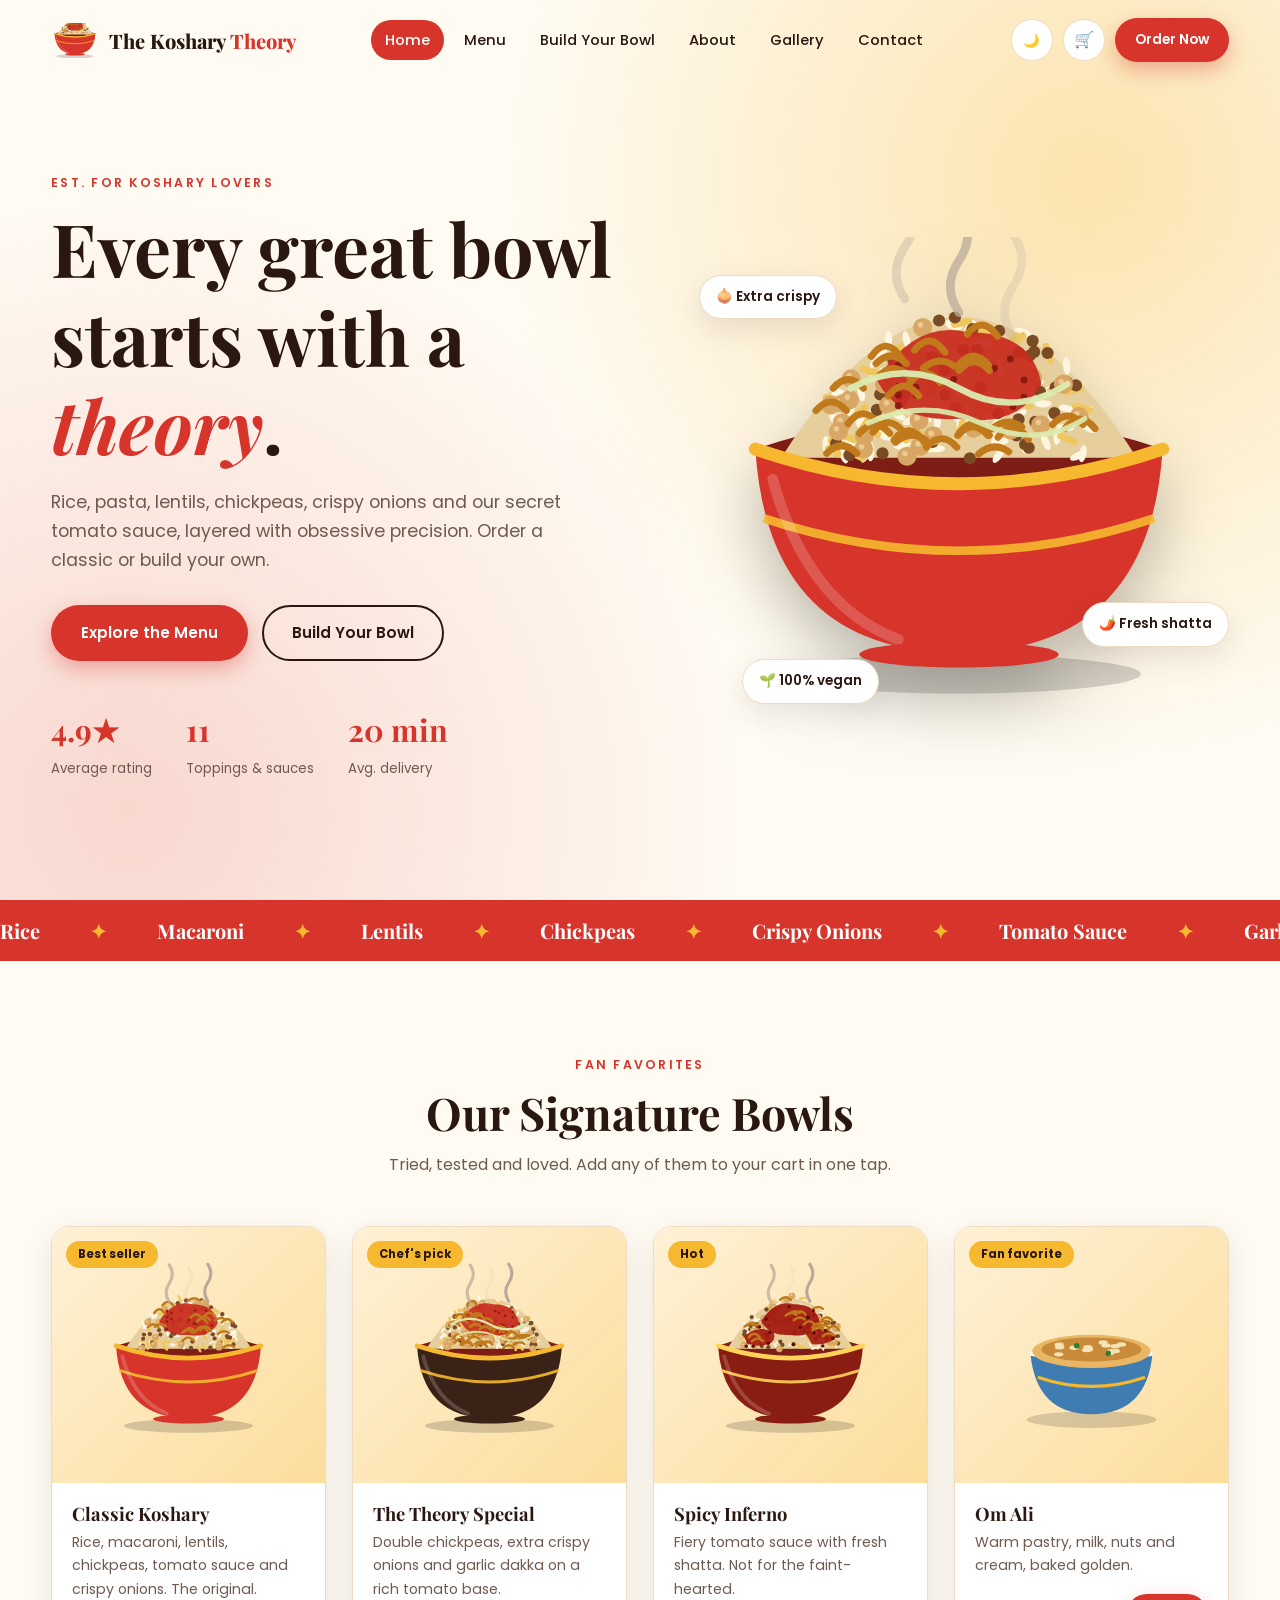
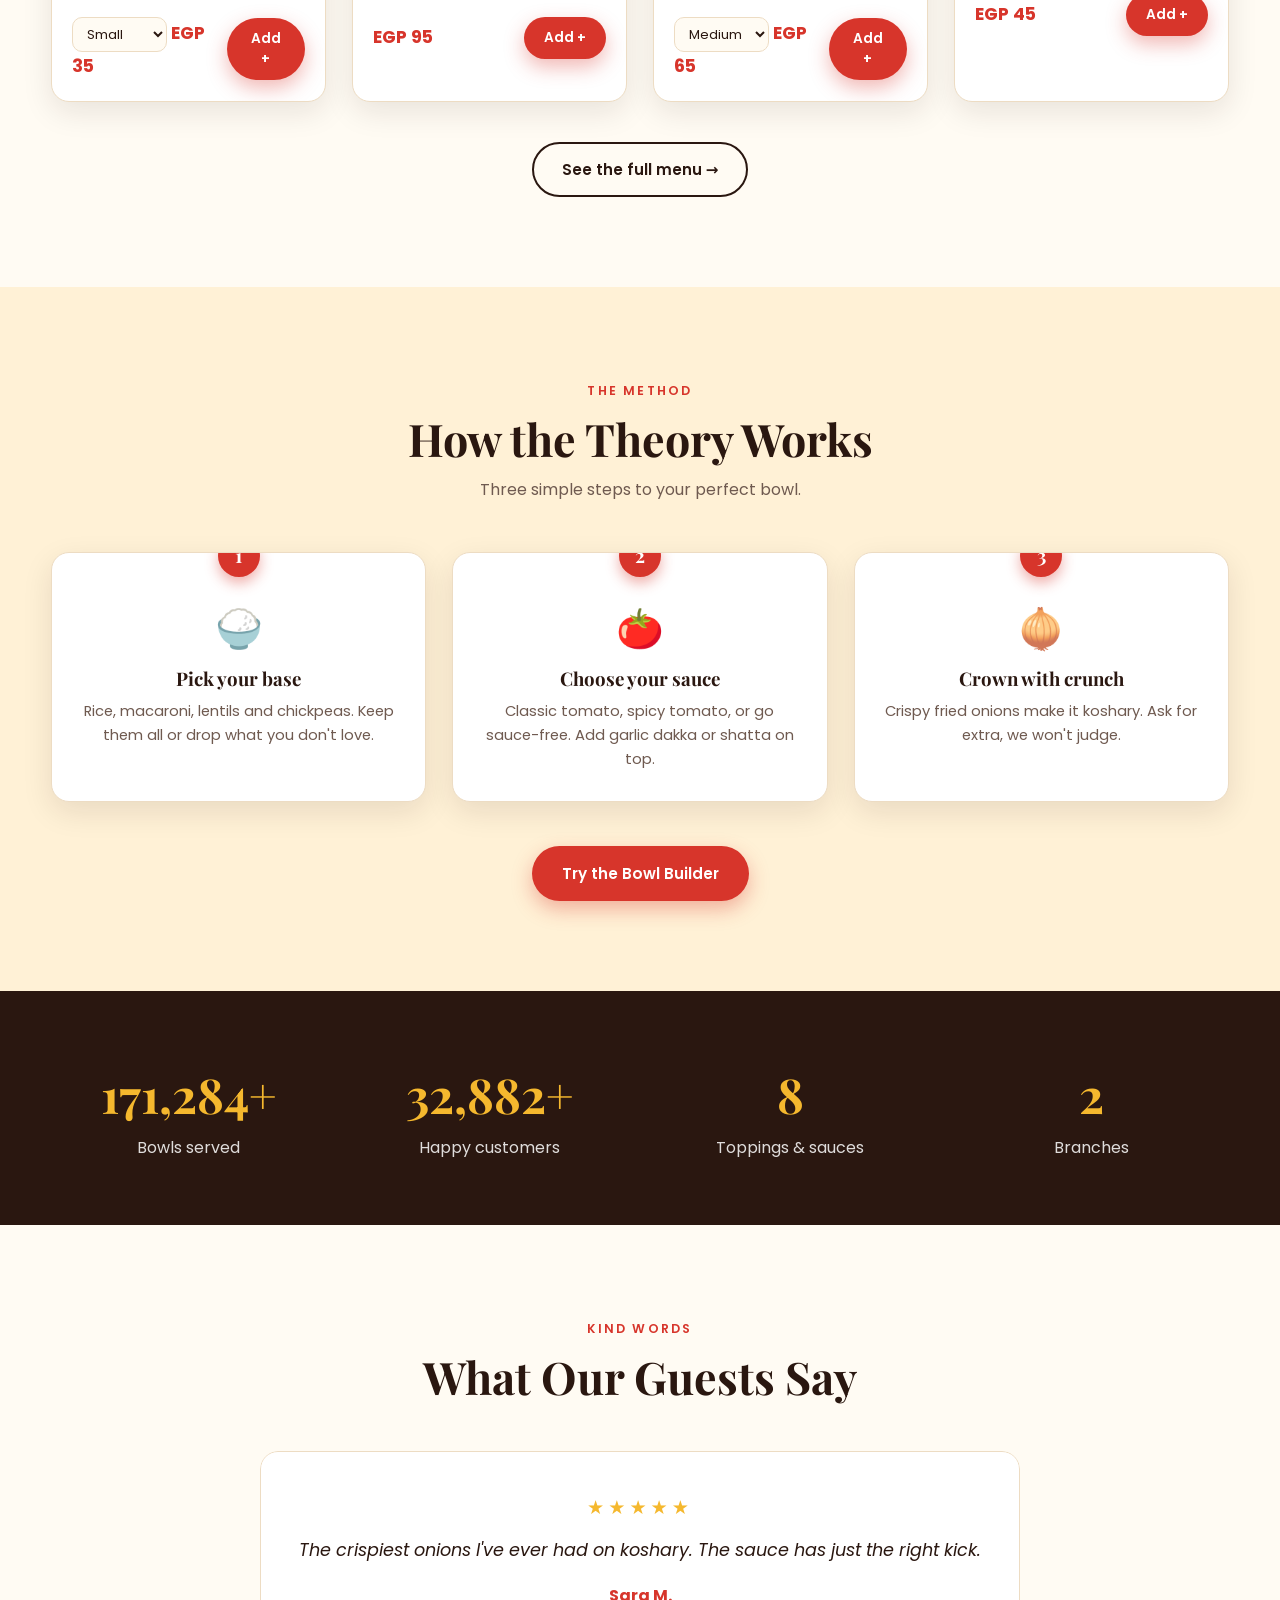
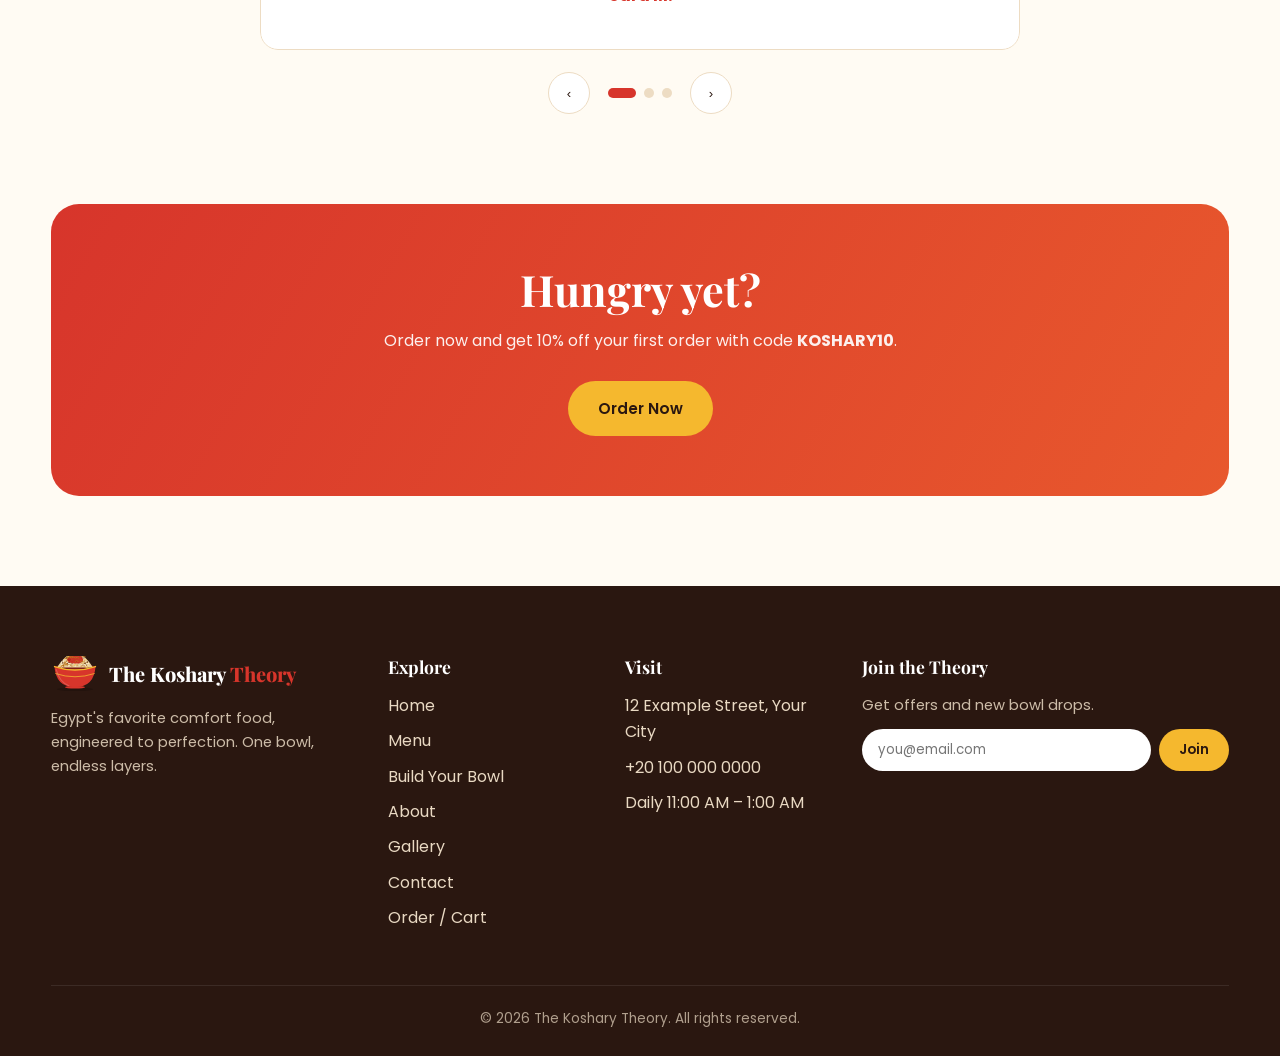
<file: index.html>
<!DOCTYPE html>
<html lang="en" data-theme="light">
<head>
<meta charset="UTF-8">
<meta name="viewport" content="width=device-width,initial-scale=1">
<title>Authentic Egyptian Koshary | The Koshary Theory</title>
<meta name="description" content="The Koshary Theory — Egypt's favorite comfort food, built your way. Order online or build your own bowl.">
<link rel="icon" href="images/logo.svg" type="image/svg+xml">
<link rel="preconnect" href="https://fonts.googleapis.com">
<link rel="preconnect" href="https://fonts.gstatic.com" crossorigin>
<link href="https://fonts.googleapis.com/css2?family=Playfair+Display:ital,wght@0,600;0,800;1,700&family=Poppins:wght@400;500;600&display=swap" rel="stylesheet">
<link rel="stylesheet" href="style.css">
</head>
<body>
<header class="nav" id="nav">
  <div class="wrap nav-in">
    <a class="logo" href="index.html" aria-label="The Koshary Theory — Home"><img src="images/logo.svg" alt=""><span>The Koshary <em>Theory</em></span></a>
    <nav class="nav-links" id="navLinks" aria-label="Main">
      <a href="index.html" class="active" aria-current="page">Home</a>
      <a href="menu.html">Menu</a>
      <a href="build.html">Build Your Bowl</a>
      <a href="about.html">About</a>
      <a href="gallery.html">Gallery</a>
      <a href="contact.html">Contact</a>
    </nav>
    <div class="nav-actions">
      <button class="icon-btn" id="themeBtn" aria-label="Toggle dark mode">🌙</button>
      <a class="icon-btn" href="order.html" aria-label="Open cart" >🛒<span class="badge cart-count hidden">0</span></a>
      <a class="btn btn-primary btn-sm nav-cta" href="order.html">Order Now</a>
      <button class="icon-btn burger" id="burger" aria-label="Open menu">☰</button>
    </div>
  </div>
</header>

<main>
<section class="hero">
  <div class="wrap hero-in">
    <div>
      <span class="eyebrow">Est. for koshary lovers</span>
      <h1>Every great bowl starts with a <em>theory</em>.</h1>
      <p>Rice, pasta, lentils, chickpeas, crispy onions and our secret tomato sauce, layered with obsessive precision. Order a classic or build your own.</p>
      <div class="hero-btns"><a class="btn btn-primary" href="menu.html">Explore the Menu</a><a class="btn btn-ghost" href="build.html">Build Your Bowl</a></div>
      <div class="hero-stats">
        <div><b>4.9★</b><small>Average rating</small></div>
        <div><b>11</b><small>Toppings &amp; sauces</small></div>
        <div><b>20 min</b><small>Avg. delivery</small></div>
      </div>
    </div>
    <div class="hero-art">
      <img class="plate" src="images/hero-bowl.svg" alt="A steaming bowl of koshary with crispy onions" width="520" height="476">
      <span class="chip c1">🧅 Extra crispy</span><span class="chip c2">🌶️ Fresh shatta</span><span class="chip c3">🌱 100% vegan</span>
    </div>
  </div>
</section>

<div class="marquee" aria-hidden="true"><div class="marquee-track">
  <span>Rice</span><span>Macaroni</span><span>Lentils</span><span>Chickpeas</span><span>Crispy Onions</span><span>Tomato Sauce</span><span>Garlic Dakka</span><span>Shatta</span><span>Rice</span><span>Macaroni</span><span>Lentils</span><span>Chickpeas</span><span>Crispy Onions</span><span>Tomato Sauce</span><span>Garlic Dakka</span><span>Shatta</span>
</div></div>

<section class="section">
  <div class="wrap">
    <div class="section-head reveal"><span class="eyebrow">Fan favorites</span><h2>Our Signature Bowls</h2><p>Tried, tested and loved. Add any of them to your cart in one tap.</p></div>
    <div class="grid grid-4">
      <article class="card reveal" data-item data-id="classic" data-cat="koshary" data-name="Classic Koshary" data-price="35" data-img="images/koshary-classic.svg">
        <div class="dish-art pos-rel"><span class="tag">Best seller</span><img src="images/koshary-classic.svg" alt="Classic Koshary" loading="lazy" width="240" height="220"></div>
        <div class="dish-body"><h3>Classic Koshary</h3><p>Rice, macaroni, lentils, chickpeas, tomato sauce and crispy onions. The original.</p>
          <div class="dish-foot"><div><select class="size-select" aria-label="Size"><option value="35" data-label="Small">Small</option><option value="55" data-label="Medium">Medium</option><option value="75" data-label="Large">Large</option></select> <span class="price">EGP 35</span></div>
          <button class="btn btn-primary btn-sm" data-add>Add +</button></div></div>
      </article>
      <article class="card reveal d1" data-item data-id="special" data-cat="koshary" data-name="The Theory Special" data-price="95" data-img="images/koshary-special.svg">
        <div class="dish-art pos-rel"><span class="tag">Chef's pick</span><img src="images/koshary-special.svg" alt="The Theory Special" loading="lazy" width="240" height="220"></div>
        <div class="dish-body"><h3>The Theory Special</h3><p>Double chickpeas, extra crispy onions and garlic dakka on a rich tomato base.</p>
          <div class="dish-foot"><div><span class="price">EGP 95</span></div>
          <button class="btn btn-primary btn-sm" data-add>Add +</button></div></div>
      </article>
      <article class="card reveal d2" data-item data-id="spicy" data-cat="koshary" data-name="Spicy Inferno" data-price="65" data-img="images/koshary-spicy.svg">
        <div class="dish-art pos-rel"><span class="tag">Hot</span><img src="images/koshary-spicy.svg" alt="Spicy Inferno" loading="lazy" width="240" height="220"></div>
        <div class="dish-body"><h3>Spicy Inferno</h3><p>Fiery tomato sauce with fresh shatta. Not for the faint-hearted.</p>
          <div class="dish-foot"><div><select class="size-select" aria-label="Size"><option value="65" data-label="Medium">Medium</option><option value="85" data-label="Large">Large</option></select> <span class="price">EGP 65</span></div>
          <button class="btn btn-primary btn-sm" data-add>Add +</button></div></div>
      </article>
      <article class="card reveal d3" data-item data-id="omali" data-cat="desserts" data-name="Om Ali" data-price="45" data-img="images/dessert-om-ali.svg">
        <div class="dish-art pos-rel"><span class="tag">Fan favorite</span><img src="images/dessert-om-ali.svg" alt="Om Ali" loading="lazy" width="240" height="220"></div>
        <div class="dish-body"><h3>Om Ali</h3><p>Warm pastry, milk, nuts and cream, baked golden.</p>
          <div class="dish-foot"><div><span class="price">EGP 45</span></div>
          <button class="btn btn-primary btn-sm" data-add>Add +</button></div></div>
      </article>
    </div>
    <p style="text-align:center;margin-top:40px" class="reveal"><a class="btn btn-ghost" href="menu.html">See the full menu →</a></p>
  </div>
</section>

<section class="section alt">
  <div class="wrap">
    <div class="section-head reveal"><span class="eyebrow">The method</span><h2>How the Theory Works</h2><p>Three simple steps to your perfect bowl.</p></div>
    <div class="grid grid-3 steps">
      <div class="card step reveal"><div class="ico">🍚</div><h3>Pick your base</h3><p>Rice, macaroni, lentils and chickpeas. Keep them all or drop what you don't love.</p></div>
      <div class="card step reveal d1"><div class="ico">🍅</div><h3>Choose your sauce</h3><p>Classic tomato, spicy tomato, or go sauce-free. Add garlic dakka or shatta on top.</p></div>
      <div class="card step reveal d2"><div class="ico">🧅</div><h3>Crown with crunch</h3><p>Crispy fried onions make it koshary. Ask for extra, we won't judge.</p></div>
    </div>
    <p style="text-align:center;margin-top:44px" class="reveal"><a class="btn btn-primary" href="build.html">Try the Bowl Builder</a></p>
  </div>
</section>

<section class="counters">
  <div class="wrap grid">
    <div class="reveal"><b data-count="250000" data-suffix="+">0</b><span>Bowls served</span></div>
    <div class="reveal d1"><b data-count="48000" data-suffix="+">0</b><span>Happy customers</span></div>
    <div class="reveal d2"><b data-count="11">0</b><span>Toppings &amp; sauces</span></div>
    <div class="reveal d3"><b data-count="3">0</b><span>Branches</span></div>
  </div>
</section>

<section class="section">
  <div class="wrap">
    <div class="section-head reveal"><span class="eyebrow">Kind words</span><h2>What Our Guests Say</h2></div>
    <div class="slider reveal">
      <div class="slides"><div class="slide-track" id="slideTrack">
        <div class="slide"><div class="stars">★★★★★</div><p>The crispiest onions I've ever had on koshary. The sauce has just the right kick.</p><b>Sara M.</b></div>
        <div class="slide"><div class="stars">★★★★★</div><p>Building my own bowl is genius. Extra lentils and shatta, every single time.</p><b>Omar K.</b></div>
        <div class="slide"><div class="stars">★★★★★</div><p>Fast delivery and the bowl arrived hot. The Om Ali for dessert is a must.</p><b>Nour A.</b></div>
      </div></div>
      <div class="slider-ctrl"><button class="icon-btn" id="prev" aria-label="Previous">‹</button><div class="dots" id="dots"></div><button class="icon-btn" id="next" aria-label="Next">›</button></div>
    </div>
  </div>
</section>

<section class="section" style="padding-top:0">
  <div class="wrap"><div class="cta reveal"><h2>Hungry yet?</h2><p>Order now and get 10% off your first order with code <b>KOSHARY10</b>.</p><a class="btn btn-gold" href="order.html">Order Now</a></div></div>
</section>
</main>
<footer class="footer">
  <div class="wrap">
    <div class="foot-grid">
      <div><a class="logo" href="index.html"><img src="images/logo.svg" alt=""><span>The Koshary <em>Theory</em></span></a>
        <p>Egypt's favorite comfort food, engineered to perfection. One bowl, endless layers.</p></div>
      <div><h4>Explore</h4><ul><li><a href="index.html">Home</a></li><li><a href="menu.html">Menu</a></li><li><a href="build.html">Build Your Bowl</a></li><li><a href="about.html">About</a></li><li><a href="gallery.html">Gallery</a></li><li><a href="contact.html">Contact</a></li><li><a href="order.html">Order / Cart</a></li></ul></div>
      <div><h4>Visit</h4><ul><li>12 Example Street, Your City</li><li><a href="tel:+201000000000">+20 100 000 0000</a></li><li>Daily 11:00 AM – 1:00 AM</li></ul></div>
      <div><h4>Join the Theory</h4><p>Get offers and new bowl drops.</p>
        <form class="news" id="newsForm" novalidate><input type="email" placeholder="you@email.com" aria-label="Email"><button class="btn btn-gold btn-sm" type="submit">Join</button></form></div>
    </div>
    <div class="foot-bottom">© 2026 The Koshary Theory. All rights reserved.</div>
  </div>
</footer>
<button class="backtop" id="backTop" aria-label="Back to top">↑</button>
<div class="toasts" id="toasts" aria-live="polite"></div>
<script src="script.js"></script>
</body>
</html>
</file>
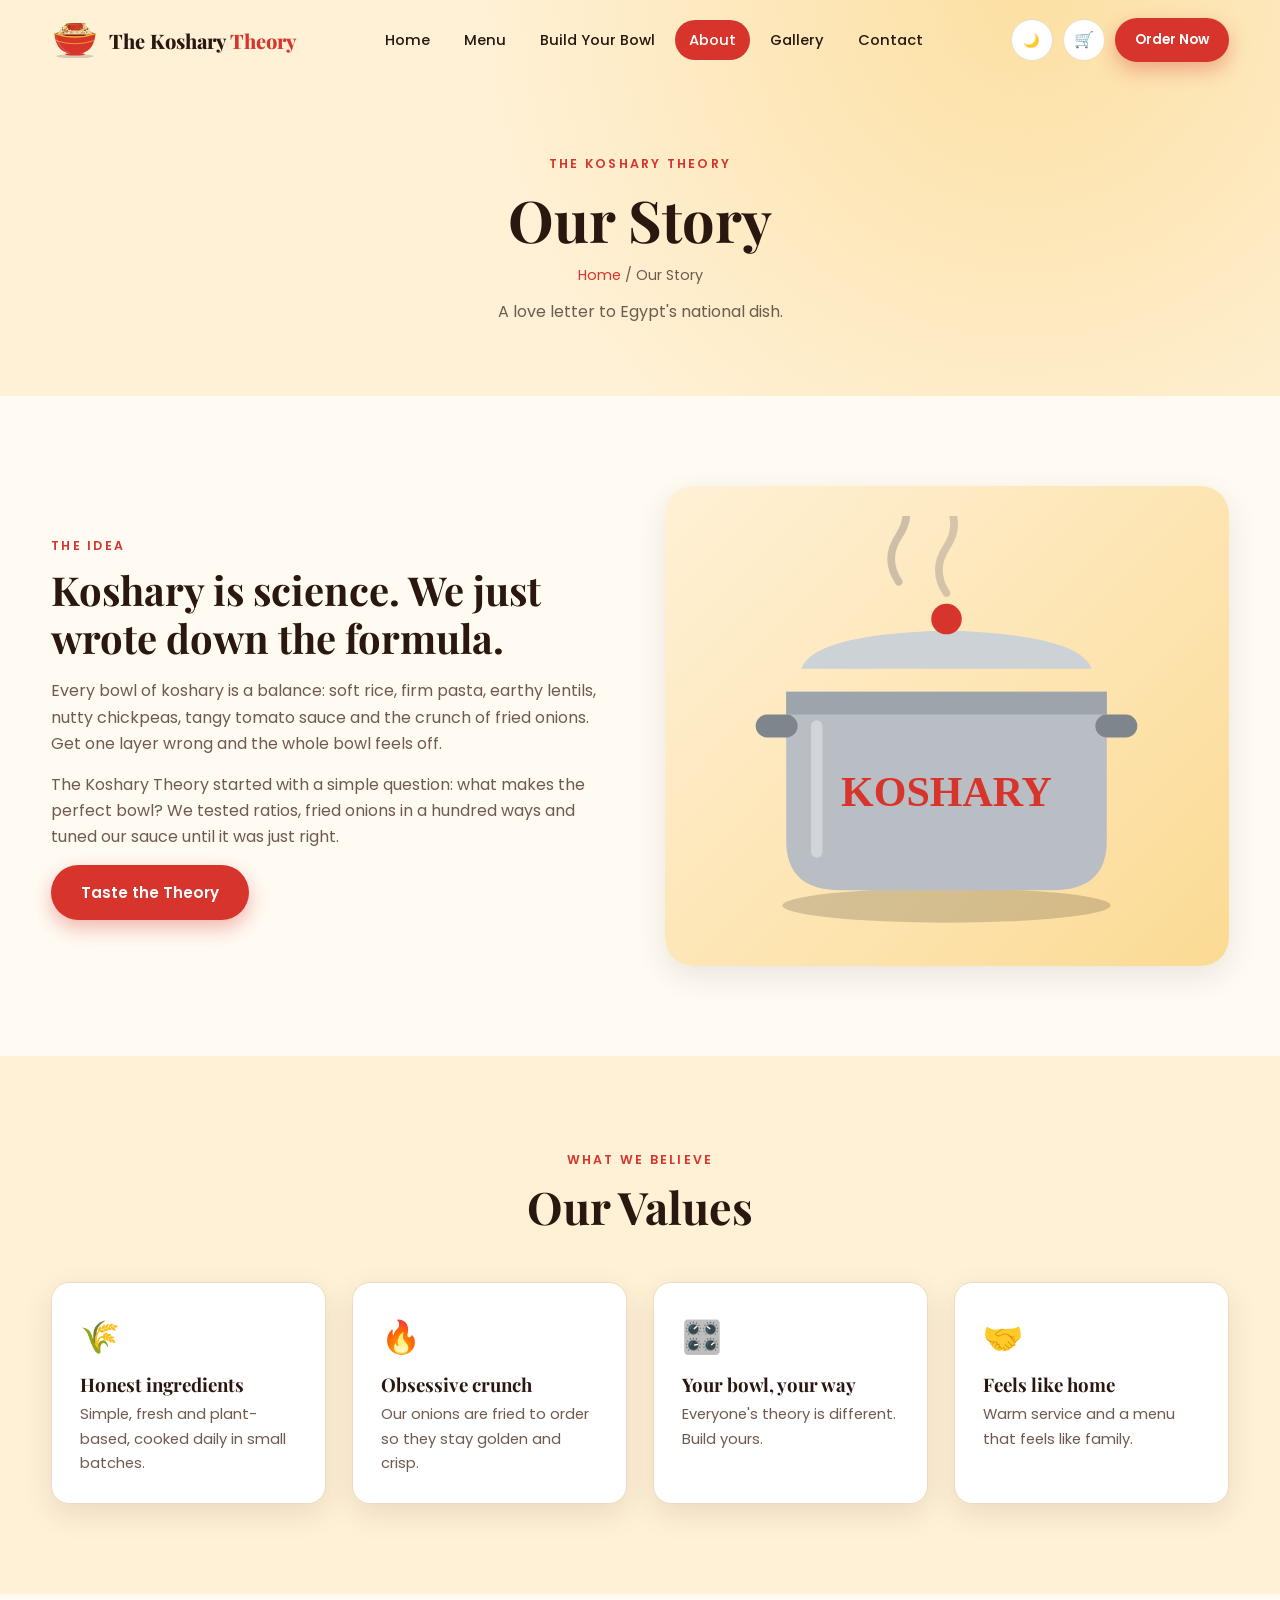
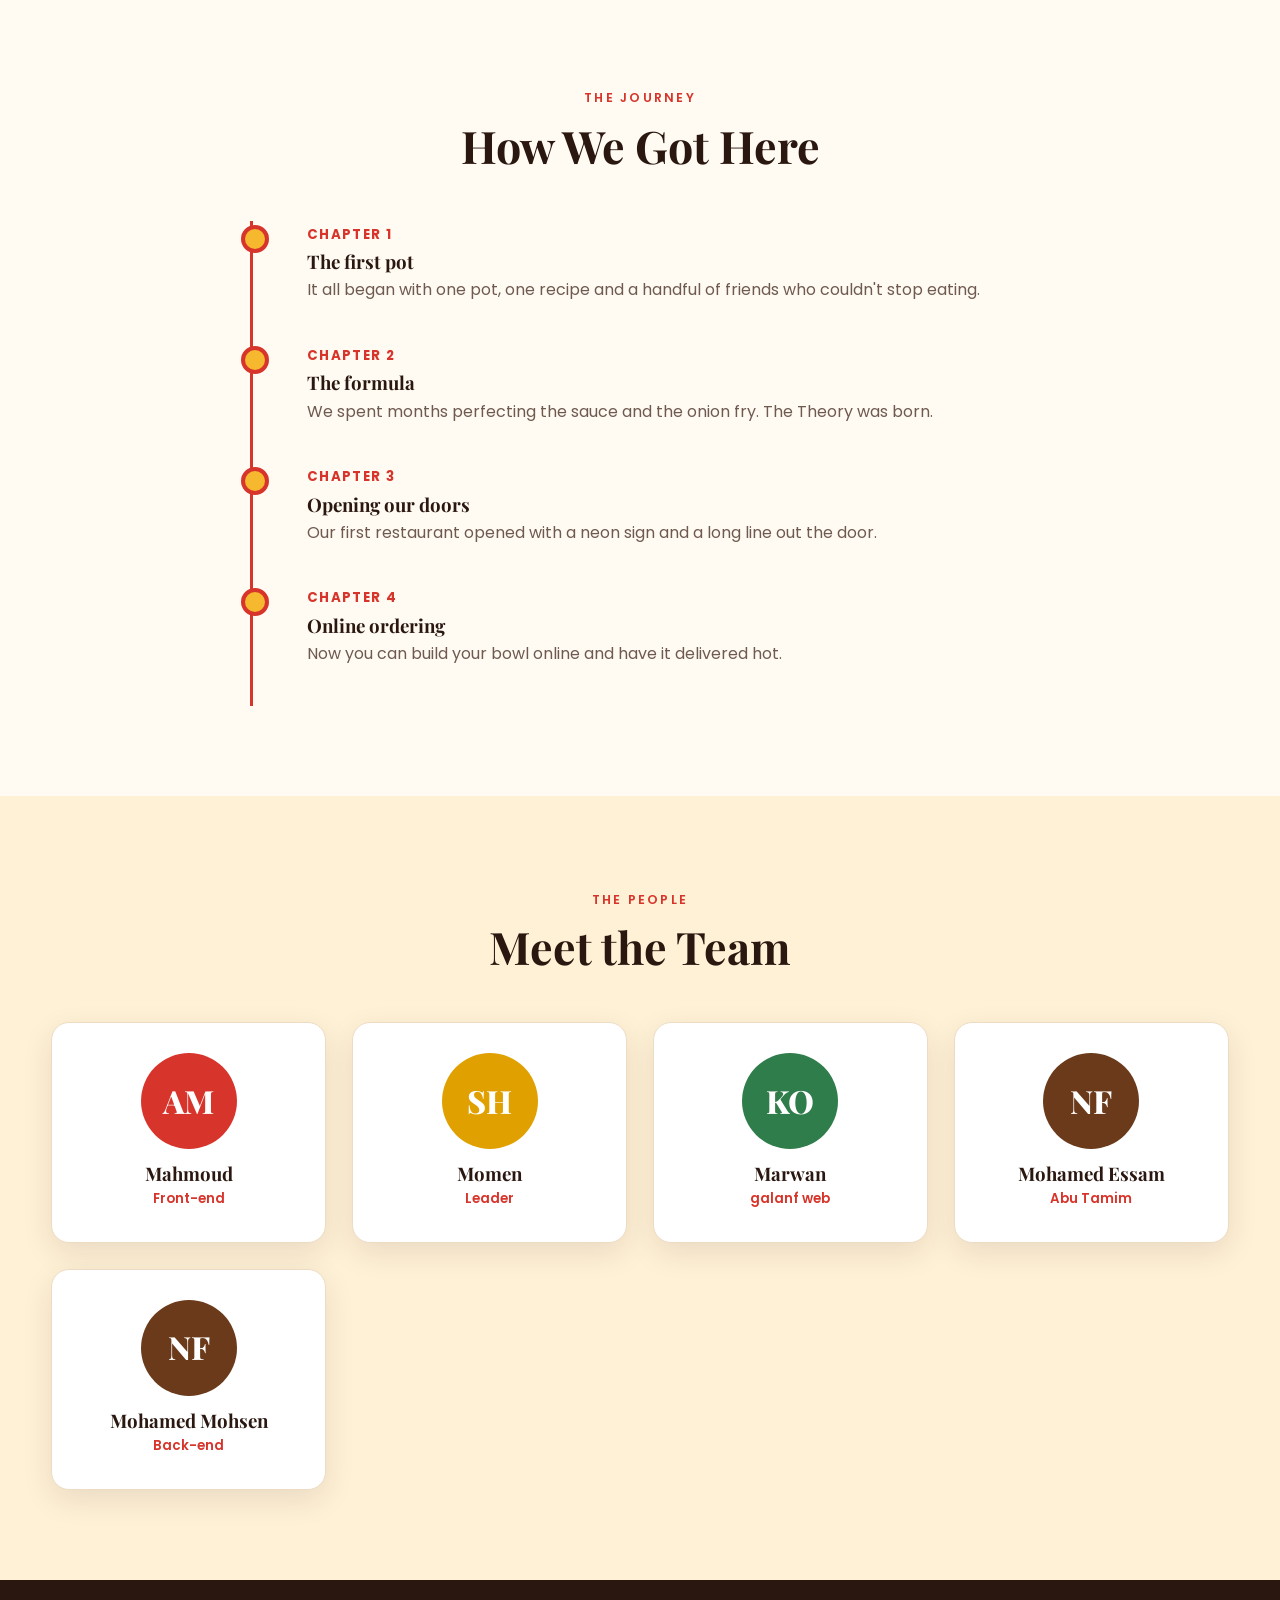
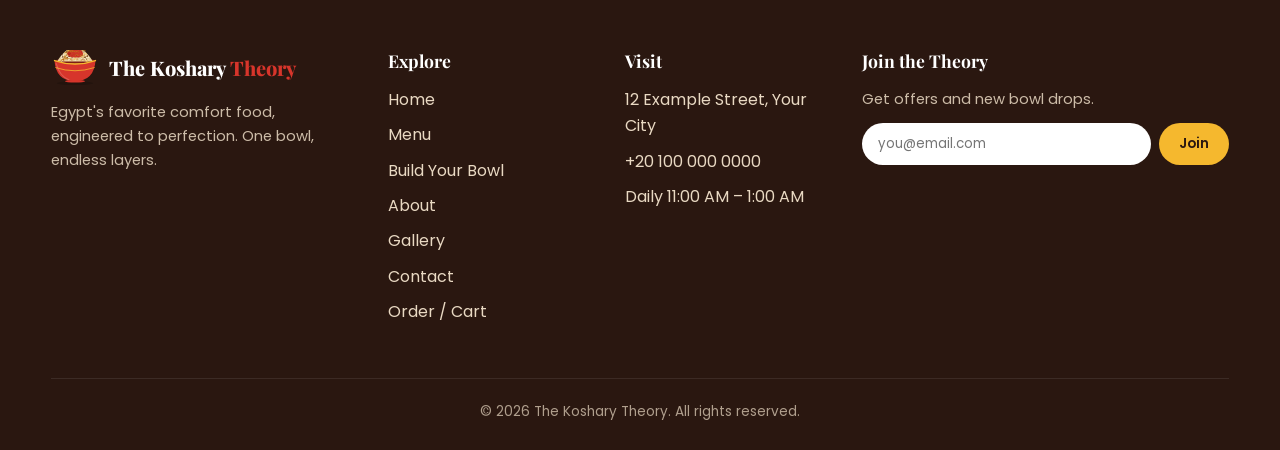
<file: about.html>
<!DOCTYPE html>
<html lang="en" data-theme="light">
<head>
<meta charset="UTF-8">
<meta name="viewport" content="width=device-width,initial-scale=1">
<title>About Us | The Koshary Theory</title>
<meta name="description" content="The story behind The Koshary Theory: our philosophy, our journey and the team.">
<link rel="icon" href="images/logo.svg" type="image/svg+xml">
<link rel="preconnect" href="https://fonts.googleapis.com">
<link rel="preconnect" href="https://fonts.gstatic.com" crossorigin>
<link href="https://fonts.googleapis.com/css2?family=Playfair+Display:ital,wght@0,600;0,800;1,700&family=Poppins:wght@400;500;600&display=swap" rel="stylesheet">
<link rel="stylesheet" href="style.css">
</head>
<body>
<header class="nav" id="nav">
  <div class="wrap nav-in">
    <a class="logo" href="index.html" aria-label="The Koshary Theory — Home"><img src="images/logo.svg" alt=""><span>The Koshary <em>Theory</em></span></a>
    <nav class="nav-links" id="navLinks" aria-label="Main">
      <a href="index.html">Home</a>
      <a href="menu.html">Menu</a>
      <a href="build.html">Build Your Bowl</a>
      <a href="about.html" class="active" aria-current="page">About</a>
      <a href="gallery.html">Gallery</a>
      <a href="contact.html">Contact</a>
    </nav>
    <div class="nav-actions">
      <button class="icon-btn" id="themeBtn" aria-label="Toggle dark mode">🌙</button>
      <a class="icon-btn" href="order.html" aria-label="Open cart" >🛒<span class="badge cart-count hidden">0</span></a>
      <a class="btn btn-primary btn-sm nav-cta" href="order.html">Order Now</a>
      <button class="icon-btn burger" id="burger" aria-label="Open menu">☰</button>
    </div>
  </div>
</header>

<main>
<section class="page-head"><div class="wrap"><span class="eyebrow">The Koshary Theory</span><h1>Our Story</h1><p class="crumbs"><a href="index.html">Home</a> / Our Story</p><p class="muted" style="max-width:560px;margin:12px auto 0">A love letter to Egypt's national dish.</p></div></section>
<section class="section"><div class="wrap two-col">
  <div class="reveal"><span class="eyebrow">The idea</span><h2>Koshary is science. We just wrote down the formula.</h2>
    <p>Every bowl of koshary is a balance: soft rice, firm pasta, earthy lentils, nutty chickpeas, tangy tomato sauce and the crunch of fried onions. Get one layer wrong and the whole bowl feels off.</p>
    <p>The Koshary Theory started with a simple question: what makes the perfect bowl? We tested ratios, fried onions in a hundred ways and tuned our sauce until it was just right.</p>
    <a class="btn btn-primary" href="menu.html">Taste the Theory</a></div>
  <div class="art-frame reveal d1"><img src="images/kitchen-pot.svg" alt="Our koshary pot, always simmering" loading="lazy" width="480" height="440"></div>
</div></section>

<section class="section alt"><div class="wrap">
  <div class="section-head reveal"><span class="eyebrow">What we believe</span><h2>Our Values</h2></div>
  <div class="grid grid-4">
    <div class="card value reveal"><div class="ico">🌾</div><h3>Honest ingredients</h3><p>Simple, fresh and plant-based, cooked daily in small batches.</p></div>
    <div class="card value reveal d1"><div class="ico">🔥</div><h3>Obsessive crunch</h3><p>Our onions are fried to order so they stay golden and crisp.</p></div>
    <div class="card value reveal d2"><div class="ico">🎛️</div><h3>Your bowl, your way</h3><p>Everyone's theory is different. Build yours.</p></div>
    <div class="card value reveal d3"><div class="ico">🤝</div><h3>Feels like home</h3><p>Warm service and a menu that feels like family.</p></div>
  </div>
</div></section>

<section class="section"><div class="wrap">
  <div class="section-head reveal"><span class="eyebrow">The journey</span><h2>How We Got Here</h2></div>
  <div class="timeline">
    <div class="tl-item reveal"><small>CHAPTER 1</small><h3>The first pot</h3><p>It all began with one pot, one recipe and a handful of friends who couldn't stop eating.</p></div>
    <div class="tl-item reveal"><small>CHAPTER 2</small><h3>The formula</h3><p>We spent months perfecting the sauce and the onion fry. The Theory was born.</p></div>
    <div class="tl-item reveal"><small>CHAPTER 3</small><h3>Opening our doors</h3><p>Our first restaurant opened with a neon sign and a long line out the door.</p></div>
    <div class="tl-item reveal"><small>CHAPTER 4</small><h3>Online ordering</h3><p>Now you can build your bowl online and have it delivered hot.</p></div>
  </div>
</div></section>

<section class="section alt team"><div class="wrap">
  <div class="section-head reveal"><span class="eyebrow">The people</span><h2>Meet the Team</h2></div>
  <div class="grid grid-4">
    <div class="card reveal"><div class="avatar" style="background:#D7352B">AM</div><h3>Mahmoud</h3><small>Front-end</small></div>
    <div class="card reveal d1"><div class="avatar" style="background:#E0A100">SH</div><h3>Momen</h3><small>Leader</small></div>
    <div class="card reveal d2"><div class="avatar" style="background:#2F7D4B">KO</div><h3>Marwan</h3><small>galanf web</small></div>
    <div class="card reveal d3"><div class="avatar" style="background:#6B3A1B">NF</div><h3>Mohamed Essam</h3><small>Abu Tamim</small></div>
        <div class="card reveal d3"><div class="avatar" style="background:#6B3A1B">NF</div><h3>Mohamed Mohsen</h3><small>Back-end</small></div>

  </div>
</div></section>
</main>
<footer class="footer">
  <div class="wrap">
    <div class="foot-grid">
      <div><a class="logo" href="index.html"><img src="images/logo.svg" alt=""><span>The Koshary <em>Theory</em></span></a>
        <p>Egypt's favorite comfort food, engineered to perfection. One bowl, endless layers.</p></div>
      <div><h4>Explore</h4><ul><li><a href="index.html">Home</a></li><li><a href="menu.html">Menu</a></li><li><a href="build.html">Build Your Bowl</a></li><li><a href="about.html">About</a></li><li><a href="gallery.html">Gallery</a></li><li><a href="contact.html">Contact</a></li><li><a href="order.html">Order / Cart</a></li></ul></div>
      <div><h4>Visit</h4><ul><li>12 Example Street, Your City</li><li><a href="tel:+201000000000">+20 100 000 0000</a></li><li>Daily 11:00 AM – 1:00 AM</li></ul></div>
      <div><h4>Join the Theory</h4><p>Get offers and new bowl drops.</p>
        <form class="news" id="newsForm" novalidate><input type="email" placeholder="you@email.com" aria-label="Email"><button class="btn btn-gold btn-sm" type="submit">Join</button></form></div>
    </div>
    <div class="foot-bottom">© 2026 The Koshary Theory. All rights reserved.</div>
  </div>
</footer>
<button class="backtop" id="backTop" aria-label="Back to top">↑</button>
<div class="toasts" id="toasts" aria-live="polite"></div>
<script src="script.js"></script>
</body>
</html>
</file>
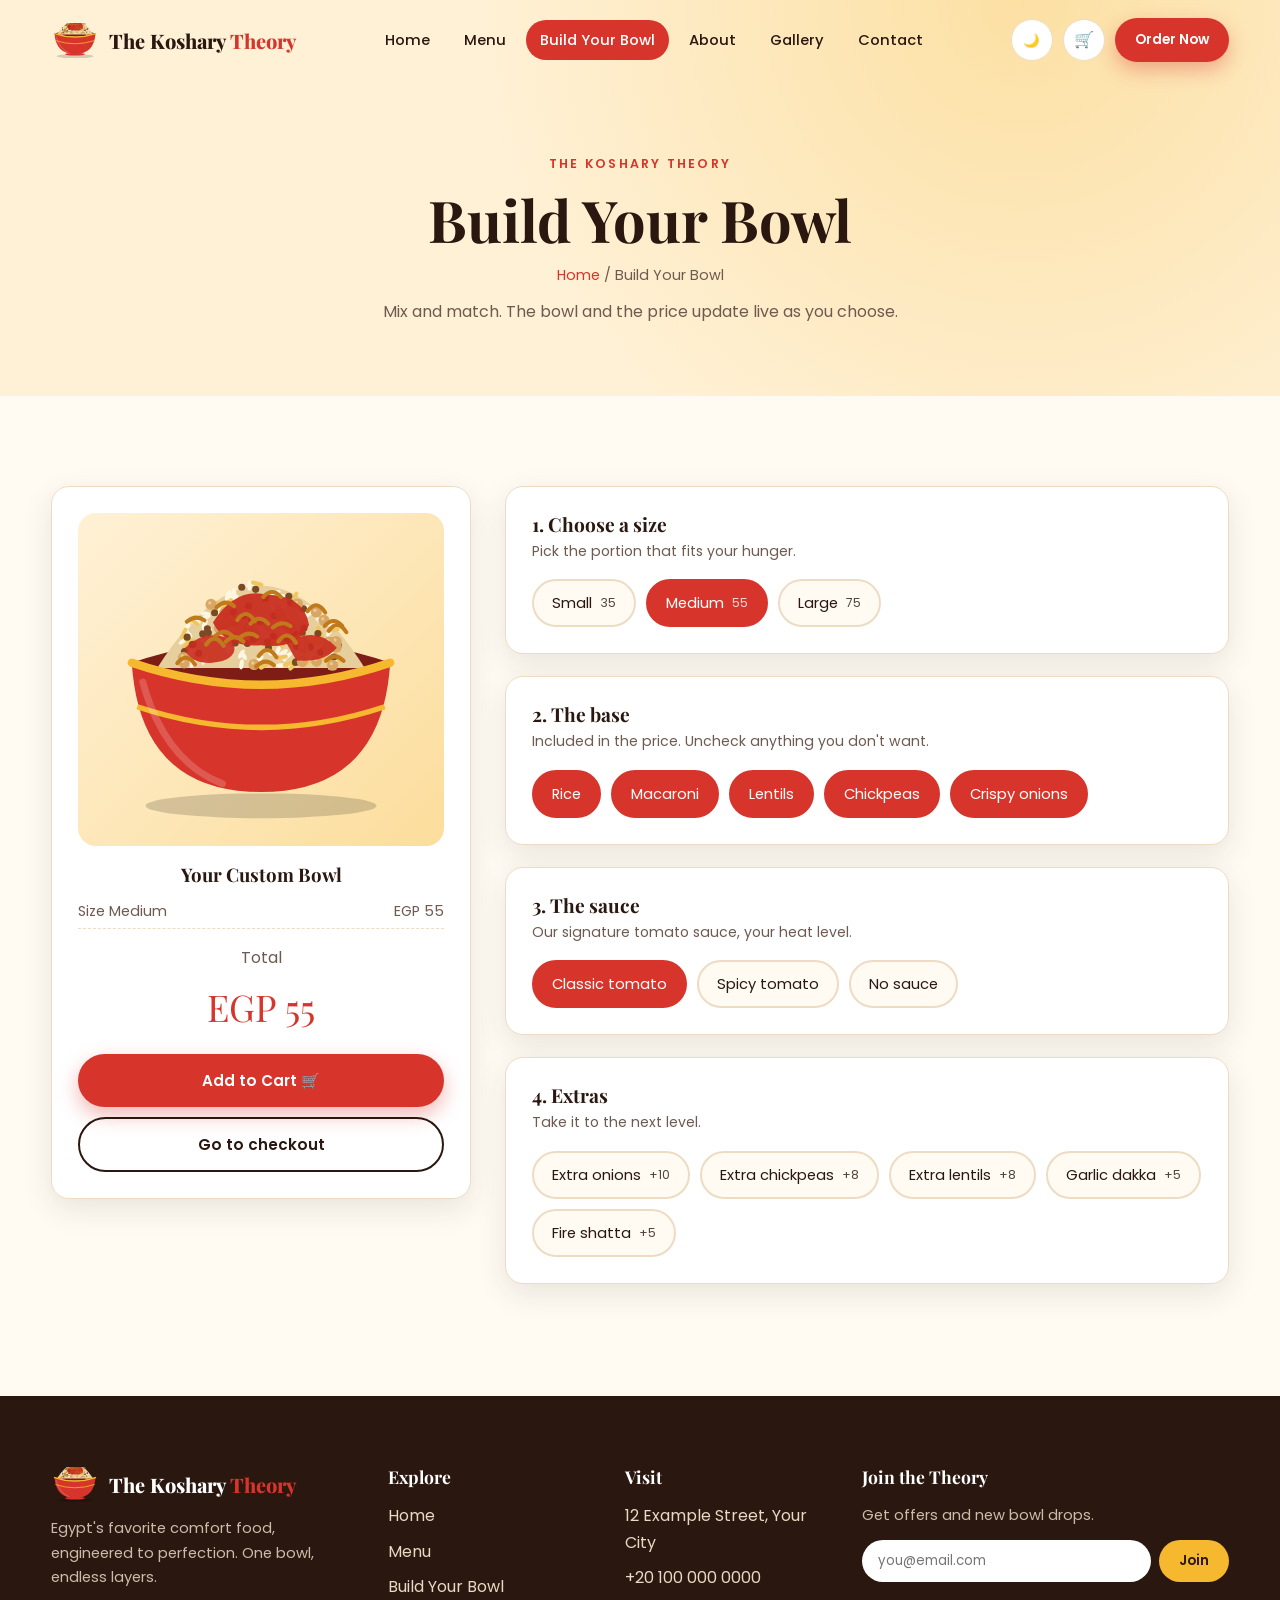
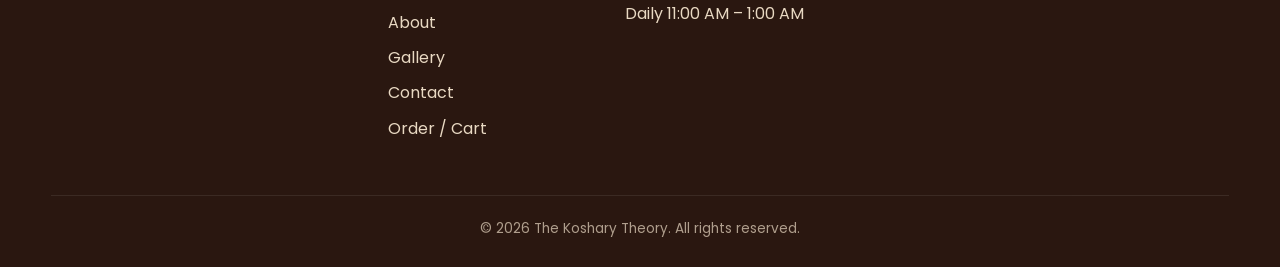
<file: build.html>
<!DOCTYPE html>
<html lang="en" data-theme="light">
<head>
<meta charset="UTF-8">
<meta name="viewport" content="width=device-width,initial-scale=1">
<title>Build Your Bowl | The Koshary Theory</title>
<meta name="description" content="Design your own koshary bowl. Pick the size, base, sauce and extras and watch it come to life.">
<link rel="icon" href="images/logo.svg" type="image/svg+xml">
<link rel="preconnect" href="https://fonts.googleapis.com">
<link rel="preconnect" href="https://fonts.gstatic.com" crossorigin>
<link href="https://fonts.googleapis.com/css2?family=Playfair+Display:ital,wght@0,600;0,800;1,700&family=Poppins:wght@400;500;600&display=swap" rel="stylesheet">
<link rel="stylesheet" href="style.css">
</head>
<body>
<header class="nav" id="nav">
  <div class="wrap nav-in">
    <a class="logo" href="index.html" aria-label="The Koshary Theory — Home"><img src="images/logo.svg" alt=""><span>The Koshary <em>Theory</em></span></a>
    <nav class="nav-links" id="navLinks" aria-label="Main">
      <a href="index.html">Home</a>
      <a href="menu.html">Menu</a>
      <a href="build.html" class="active" aria-current="page">Build Your Bowl</a>
      <a href="about.html">About</a>
      <a href="gallery.html">Gallery</a>
      <a href="contact.html">Contact</a>
    </nav>
    <div class="nav-actions">
      <button class="icon-btn" id="themeBtn" aria-label="Toggle dark mode">🌙</button>
      <a class="icon-btn" href="order.html" aria-label="Open cart" >🛒<span class="badge cart-count hidden">0</span></a>
      <a class="btn btn-primary btn-sm nav-cta" href="order.html">Order Now</a>
      <button class="icon-btn burger" id="burger" aria-label="Open menu">☰</button>
    </div>
  </div>
</header>

<main>
<section class="page-head"><div class="wrap"><span class="eyebrow">The Koshary Theory</span><h1>Build Your Bowl</h1><p class="crumbs"><a href="index.html">Home</a> / Build Your Bowl</p><p class="muted" style="max-width:560px;margin:12px auto 0">Mix and match. The bowl and the price update live as you choose.</p></div></section>
<section class="section"><div class="wrap builder">
  <aside class="card preview">
    <div class="dish-art" id="bPreview" aria-live="polite"></div>
    <h3>Your Custom Bowl</h3>
    <ul class="mini-list" id="bList"></ul>
    <div class="muted">Total</div><div class="total" id="bTotal">EGP 0</div>
    <button class="btn btn-primary btn-block" id="bAdd" type="button">Add to Cart 🛒</button>
    <a class="btn btn-ghost btn-block" href="order.html" style="margin-top:10px">Go to checkout</a>
  </aside>
  <form id="builderForm" onsubmit="return false">
    <div class="card opt-group"><h3>1. Choose a size</h3><p>Pick the portion that fits your hunger.</p>
      <div class="chips"><div class="chip-opt"><input type="radio" name="size" id="size-S" value="S" data-label="Small" data-price="35"><label for="size-S">Small <small>35</small></label></div><div class="chip-opt"><input type="radio" name="size" id="size-M" value="M" data-label="Medium" data-price="55" checked><label for="size-M">Medium <small>55</small></label></div><div class="chip-opt"><input type="radio" name="size" id="size-L" value="L" data-label="Large" data-price="75"><label for="size-L">Large <small>75</small></label></div></div></div>
    <div class="card opt-group"><h3>2. The base</h3><p>Included in the price. Uncheck anything you don't want.</p>
      <div class="chips"><div class="chip-opt"><input type="checkbox" name="base" id="base-rice" value="rice" data-label="Rice" data-price="0" checked><label for="base-rice">Rice</label></div><div class="chip-opt"><input type="checkbox" name="base" id="base-pasta" value="pasta" data-label="Macaroni" data-price="0" checked><label for="base-pasta">Macaroni</label></div><div class="chip-opt"><input type="checkbox" name="base" id="base-lentils" value="lentils" data-label="Lentils" data-price="0" checked><label for="base-lentils">Lentils</label></div><div class="chip-opt"><input type="checkbox" name="base" id="base-chick" value="chick" data-label="Chickpeas" data-price="0" checked><label for="base-chick">Chickpeas</label></div><div class="chip-opt"><input type="checkbox" name="base" id="base-onions" value="onions" data-label="Crispy onions" data-price="0" checked><label for="base-onions">Crispy onions</label></div></div></div>
    <div class="card opt-group"><h3>3. The sauce</h3><p>Our signature tomato sauce, your heat level.</p>
      <div class="chips"><div class="chip-opt"><input type="radio" name="sauce" id="sauce-tomato" value="tomato" data-label="Classic tomato" data-price="0" checked><label for="sauce-tomato">Classic tomato</label></div><div class="chip-opt"><input type="radio" name="sauce" id="sauce-spicy" value="spicy" data-label="Spicy tomato" data-price="0"><label for="sauce-spicy">Spicy tomato</label></div><div class="chip-opt"><input type="radio" name="sauce" id="sauce-none" value="none" data-label="No sauce" data-price="0"><label for="sauce-none">No sauce</label></div></div></div>
    <div class="card opt-group"><h3>4. Extras</h3><p>Take it to the next level.</p>
      <div class="chips"><div class="chip-opt"><input type="checkbox" name="extra" id="extra-xonions" value="xonions" data-label="Extra onions" data-price="10"><label for="extra-xonions">Extra onions <small>+10</small></label></div><div class="chip-opt"><input type="checkbox" name="extra" id="extra-xchick" value="xchick" data-label="Extra chickpeas" data-price="8"><label for="extra-xchick">Extra chickpeas <small>+8</small></label></div><div class="chip-opt"><input type="checkbox" name="extra" id="extra-xlentils" value="xlentils" data-label="Extra lentils" data-price="8"><label for="extra-xlentils">Extra lentils <small>+8</small></label></div><div class="chip-opt"><input type="checkbox" name="extra" id="extra-dakka" value="dakka" data-label="Garlic dakka" data-price="5"><label for="extra-dakka">Garlic dakka <small>+5</small></label></div><div class="chip-opt"><input type="checkbox" name="extra" id="extra-shatta" value="shatta" data-label="Fire shatta" data-price="5"><label for="extra-shatta">Fire shatta <small>+5</small></label></div></div></div>
  </form>
</div></section>
</main>
<footer class="footer">
  <div class="wrap">
    <div class="foot-grid">
      <div><a class="logo" href="index.html"><img src="images/logo.svg" alt=""><span>The Koshary <em>Theory</em></span></a>
        <p>Egypt's favorite comfort food, engineered to perfection. One bowl, endless layers.</p></div>
      <div><h4>Explore</h4><ul><li><a href="index.html">Home</a></li><li><a href="menu.html">Menu</a></li><li><a href="build.html">Build Your Bowl</a></li><li><a href="about.html">About</a></li><li><a href="gallery.html">Gallery</a></li><li><a href="contact.html">Contact</a></li><li><a href="order.html">Order / Cart</a></li></ul></div>
      <div><h4>Visit</h4><ul><li>12 Example Street, Your City</li><li><a href="tel:+201000000000">+20 100 000 0000</a></li><li>Daily 11:00 AM – 1:00 AM</li></ul></div>
      <div><h4>Join the Theory</h4><p>Get offers and new bowl drops.</p>
        <form class="news" id="newsForm" novalidate><input type="email" placeholder="you@email.com" aria-label="Email"><button class="btn btn-gold btn-sm" type="submit">Join</button></form></div>
    </div>
    <div class="foot-bottom">© 2026 The Koshary Theory. All rights reserved.</div>
  </div>
</footer>
<button class="backtop" id="backTop" aria-label="Back to top">↑</button>
<div class="toasts" id="toasts" aria-live="polite"></div>
<script src="script.js"></script>
</body>
</html>
</file>
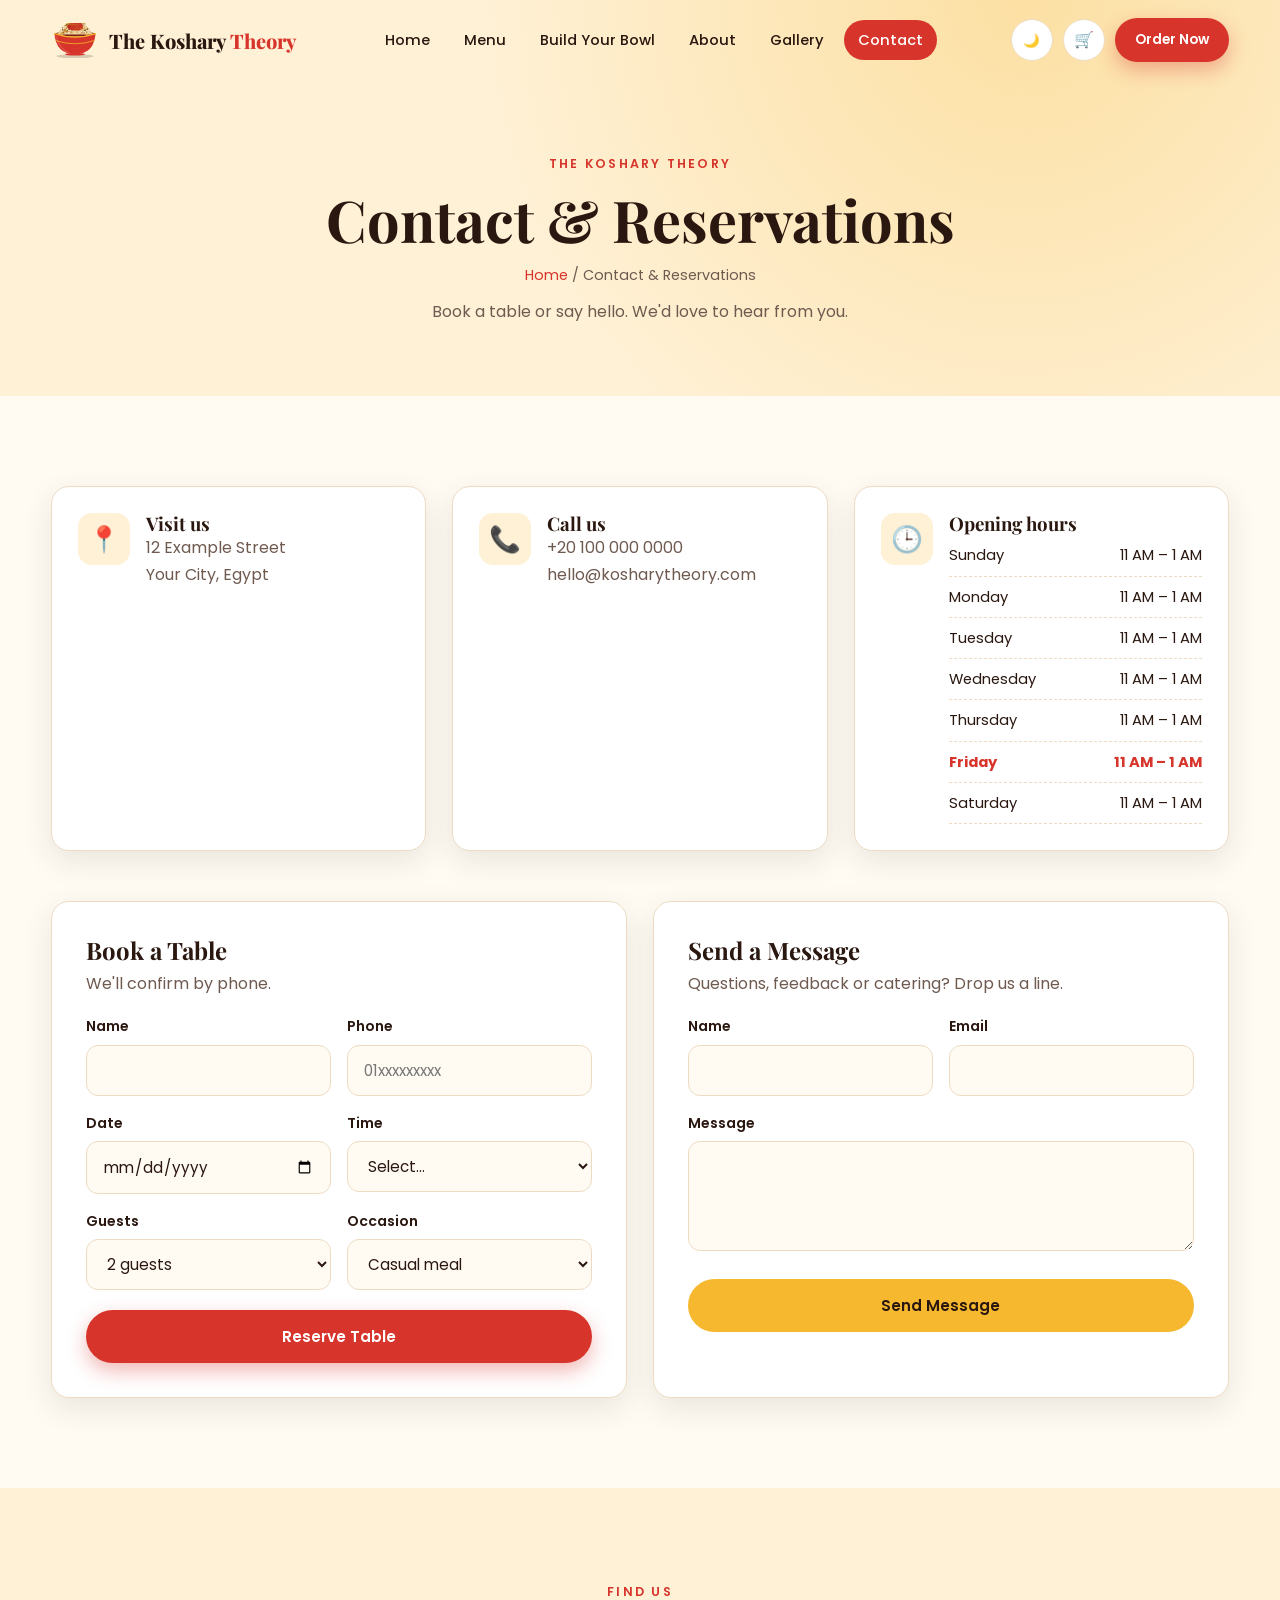
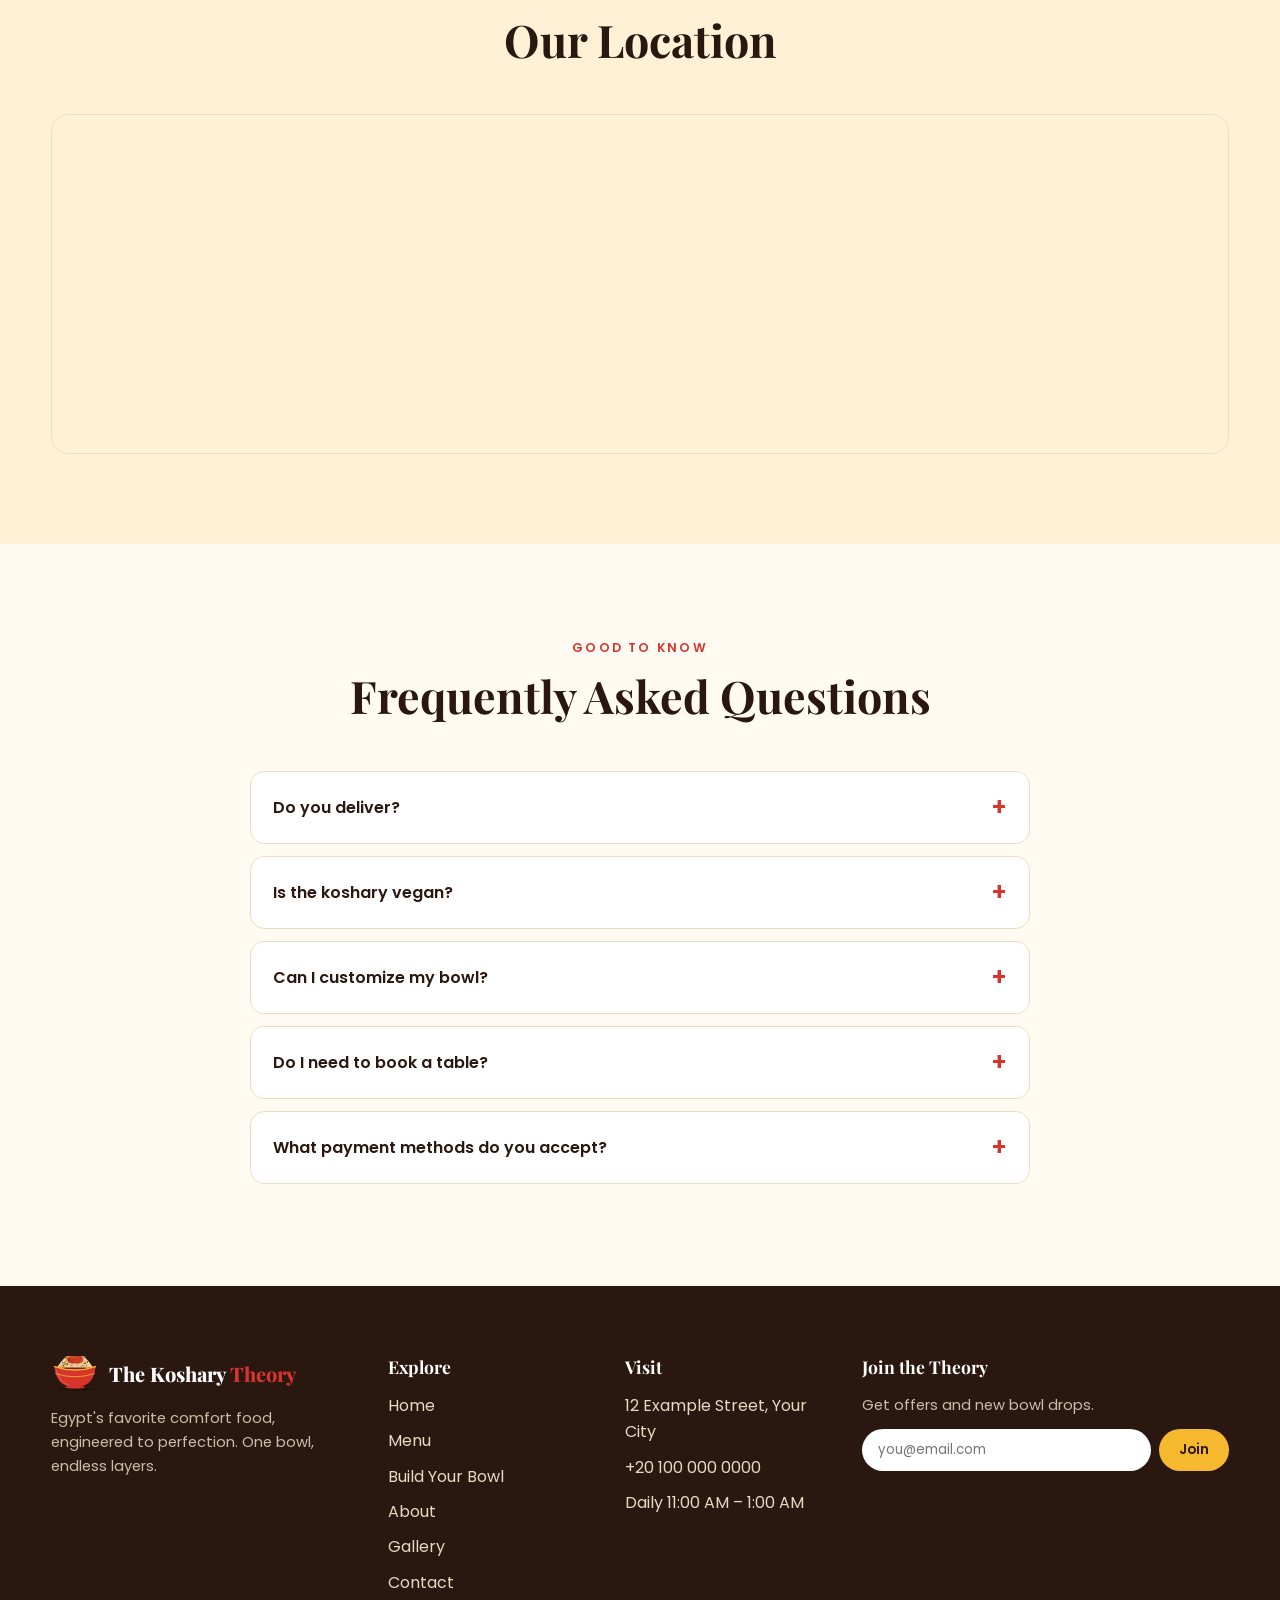
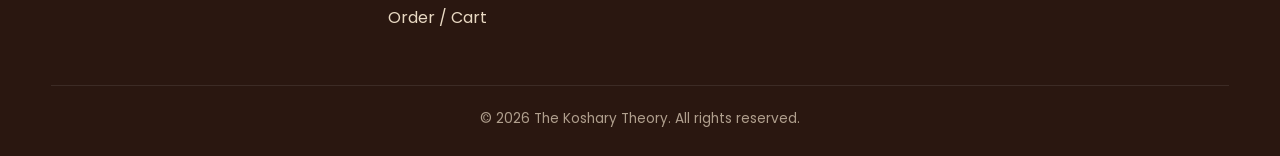
<file: contact.html>
<!DOCTYPE html>
<html lang="en" data-theme="light">
<head>
<meta charset="UTF-8">
<meta name="viewport" content="width=device-width,initial-scale=1">
<title>Contact & Reservations | The Koshary Theory</title>
<meta name="description" content="Book a table, send us a message, and find opening hours and our location.">
<link rel="icon" href="images/logo.svg" type="image/svg+xml">
<link rel="preconnect" href="https://fonts.googleapis.com">
<link rel="preconnect" href="https://fonts.gstatic.com" crossorigin>
<link href="https://fonts.googleapis.com/css2?family=Playfair+Display:ital,wght@0,600;0,800;1,700&family=Poppins:wght@400;500;600&display=swap" rel="stylesheet">
<link rel="stylesheet" href="style.css">
</head>
<body>
<header class="nav" id="nav">
  <div class="wrap nav-in">
    <a class="logo" href="index.html" aria-label="The Koshary Theory — Home"><img src="images/logo.svg" alt=""><span>The Koshary <em>Theory</em></span></a>
    <nav class="nav-links" id="navLinks" aria-label="Main">
      <a href="index.html">Home</a>
      <a href="menu.html">Menu</a>
      <a href="build.html">Build Your Bowl</a>
      <a href="about.html">About</a>
      <a href="gallery.html">Gallery</a>
      <a href="contact.html" class="active" aria-current="page">Contact</a>
    </nav>
    <div class="nav-actions">
      <button class="icon-btn" id="themeBtn" aria-label="Toggle dark mode">🌙</button>
      <a class="icon-btn" href="order.html" aria-label="Open cart" >🛒<span class="badge cart-count hidden">0</span></a>
      <a class="btn btn-primary btn-sm nav-cta" href="order.html">Order Now</a>
      <button class="icon-btn burger" id="burger" aria-label="Open menu">☰</button>
    </div>
  </div>
</header>

<main>
<section class="page-head"><div class="wrap"><span class="eyebrow">The Koshary Theory</span><h1>Contact & Reservations</h1><p class="crumbs"><a href="index.html">Home</a> / Contact & Reservations</p><p class="muted" style="max-width:560px;margin:12px auto 0">Book a table or say hello. We'd love to hear from you.</p></div></section>
<section class="section"><div class="wrap">
  <div class="grid grid-3" style="margin-bottom:50px">
    <div class="card info-card reveal"><div class="ico">📍</div><div><h3>Visit us</h3><p class="muted">12 Example Street<br>Your City, Egypt</p></div></div>
    <div class="card info-card reveal d1"><div class="ico">📞</div><div><h3>Call us</h3><p class="muted"><a href="tel:+201000000000">+20 100 000 0000</a><br><a href="mailto:hello@kosharytheory.com">hello@kosharytheory.com</a></p></div></div>
    <div class="card info-card reveal d2"><div class="ico">🕒</div><div style="flex:1"><h3>Opening hours</h3><ul class="hours">
      <li data-day="0"><span>Sunday</span><span>11 AM – 1 AM</span></li><li data-day="1"><span>Monday</span><span>11 AM – 1 AM</span></li><li data-day="2"><span>Tuesday</span><span>11 AM – 1 AM</span></li><li data-day="3"><span>Wednesday</span><span>11 AM – 1 AM</span></li><li data-day="4"><span>Thursday</span><span>11 AM – 1 AM</span></li><li data-day="5"><span>Friday</span><span>11 AM – 1 AM</span></li><li data-day="6"><span>Saturday</span><span>11 AM – 1 AM</span></li></ul></div></div>
  </div>
  <div class="grid" style="grid-template-columns:repeat(auto-fit,minmax(320px,1fr))">
    <form class="card form-card reveal" id="resForm" novalidate><h2 style="margin-bottom:6px">Book a Table</h2><p class="muted" style="margin-bottom:18px">We'll confirm by phone.</p>
      <div class="form-grid">
        <div class="field"><label for="rn">Name</label><input id="rn" name="name" required><div class="err-msg">Required</div></div>
        <div class="field"><label for="rp">Phone</label><input id="rp" name="phone" type="tel" data-type="phone" required placeholder="01xxxxxxxxx"><div class="err-msg">Enter a valid mobile number</div></div>
        <div class="field"><label for="resDate">Date</label><input id="resDate" name="date" type="date" required><div class="err-msg">Choose a date</div></div>
        <div class="field"><label for="rt">Time</label><select id="rt" name="time" required><option value="">Select…</option><option>12:00 PM</option><option>1:00 PM</option><option>2:00 PM</option><option>3:00 PM</option><option>4:00 PM</option><option>5:00 PM</option><option>6:00 PM</option><option>7:00 PM</option><option>8:00 PM</option><option>9:00 PM</option><option>10:00 PM</option><option>11:00 PM</option></select><div class="err-msg">Choose a time</div></div>
        <div class="field"><label for="rg">Guests</label><select id="rg" name="guests"><option value="1">1 guest</option><option value="2" selected>2 guests</option><option value="3">3 guests</option><option value="4">4 guests</option><option value="5">5 guests</option><option value="6">6 guests</option><option value="7">7 guests</option><option value="8">8 guests</option></select></div>
        <div class="field"><label for="ro">Occasion</label><select id="ro" name="occasion"><option>Casual meal</option><option>Birthday</option><option>Family gathering</option><option>Business</option></select></div>
      </div><button class="btn btn-primary btn-block" type="submit" style="margin-top:20px">Reserve Table</button></form>
    <form class="card form-card reveal d1" id="msgForm" novalidate><h2 style="margin-bottom:6px">Send a Message</h2><p class="muted" style="margin-bottom:18px">Questions, feedback or catering? Drop us a line.</p>
      <div class="form-grid">
        <div class="field"><label for="mn">Name</label><input id="mn" name="name" required><div class="err-msg">Required</div></div>
        <div class="field"><label for="me">Email</label><input id="me" name="email" type="email" data-type="email" required><div class="err-msg">Enter a valid email</div></div>
        <div class="field full"><label for="mm">Message</label><textarea id="mm" name="message" required></textarea><div class="err-msg">Please write a message</div></div>
      </div><button class="btn btn-gold btn-block" type="submit" style="margin-top:20px">Send Message</button></form>
  </div>
</div></section>

<section class="section alt"><div class="wrap">
  <div class="section-head reveal"><span class="eyebrow">Find us</span><h2>Our Location</h2></div>
  <div class="map reveal"><iframe title="Map" loading="lazy" src="https://www.openstreetmap.org/export/embed.html?bbox=31.20%2C30.02%2C31.28%2C30.07&amp;layer=mapnik"></iframe></div>
</div></section>

<section class="section"><div class="wrap">
  <div class="section-head reveal"><span class="eyebrow">Good to know</span><h2>Frequently Asked Questions</h2></div>
  <div class="faq reveal">
    <div class="faq-item"><button class="faq-q" type="button">Do you deliver?</button><div class="faq-a"><p>Yes. Delivery costs EGP 20 and usually takes about 20–30 minutes. You can also pick up for free.</p></div></div>
    <div class="faq-item"><button class="faq-q" type="button">Is the koshary vegan?</button><div class="faq-a"><p>Our classic bowls are 100% plant-based. Check the menu for items marked Vegan.</p></div></div>
    <div class="faq-item"><button class="faq-q" type="button">Can I customize my bowl?</button><div class="faq-a"><p>Absolutely. Use the Build Your Bowl page to choose the size, base, sauce and extras.</p></div></div>
    <div class="faq-item"><button class="faq-q" type="button">Do I need to book a table?</button><div class="faq-a"><p>Walk-ins are welcome, but reservations guarantee a table at busy times.</p></div></div>
    <div class="faq-item"><button class="faq-q" type="button">What payment methods do you accept?</button><div class="faq-a"><p>Cash and card on delivery or at the restaurant.</p></div></div>
  </div>
</div></section>
<div class="modal" id="modal" role="dialog" aria-modal="true"><div class="modal-box"><div class="ok">✓</div><h2 id="modalTitle">Done!</h2><p class="muted" style="margin:10px 0 20px" id="modalText"></p><button class="btn btn-primary" data-close-modal>Great</button></div></div>
</main>
<footer class="footer">
  <div class="wrap">
    <div class="foot-grid">
      <div><a class="logo" href="index.html"><img src="images/logo.svg" alt=""><span>The Koshary <em>Theory</em></span></a>
        <p>Egypt's favorite comfort food, engineered to perfection. One bowl, endless layers.</p></div>
      <div><h4>Explore</h4><ul><li><a href="index.html">Home</a></li><li><a href="menu.html">Menu</a></li><li><a href="build.html">Build Your Bowl</a></li><li><a href="about.html">About</a></li><li><a href="gallery.html">Gallery</a></li><li><a href="contact.html">Contact</a></li><li><a href="order.html">Order / Cart</a></li></ul></div>
      <div><h4>Visit</h4><ul><li>12 Example Street, Your City</li><li><a href="tel:+201000000000">+20 100 000 0000</a></li><li>Daily 11:00 AM – 1:00 AM</li></ul></div>
      <div><h4>Join the Theory</h4><p>Get offers and new bowl drops.</p>
        <form class="news" id="newsForm" novalidate><input type="email" placeholder="you@email.com" aria-label="Email"><button class="btn btn-gold btn-sm" type="submit">Join</button></form></div>
    </div>
    <div class="foot-bottom">© 2026 The Koshary Theory. All rights reserved.</div>
  </div>
</footer>
<button class="backtop" id="backTop" aria-label="Back to top">↑</button>
<div class="toasts" id="toasts" aria-live="polite"></div>
<script src="script.js"></script>
</body>
</html>
</file>
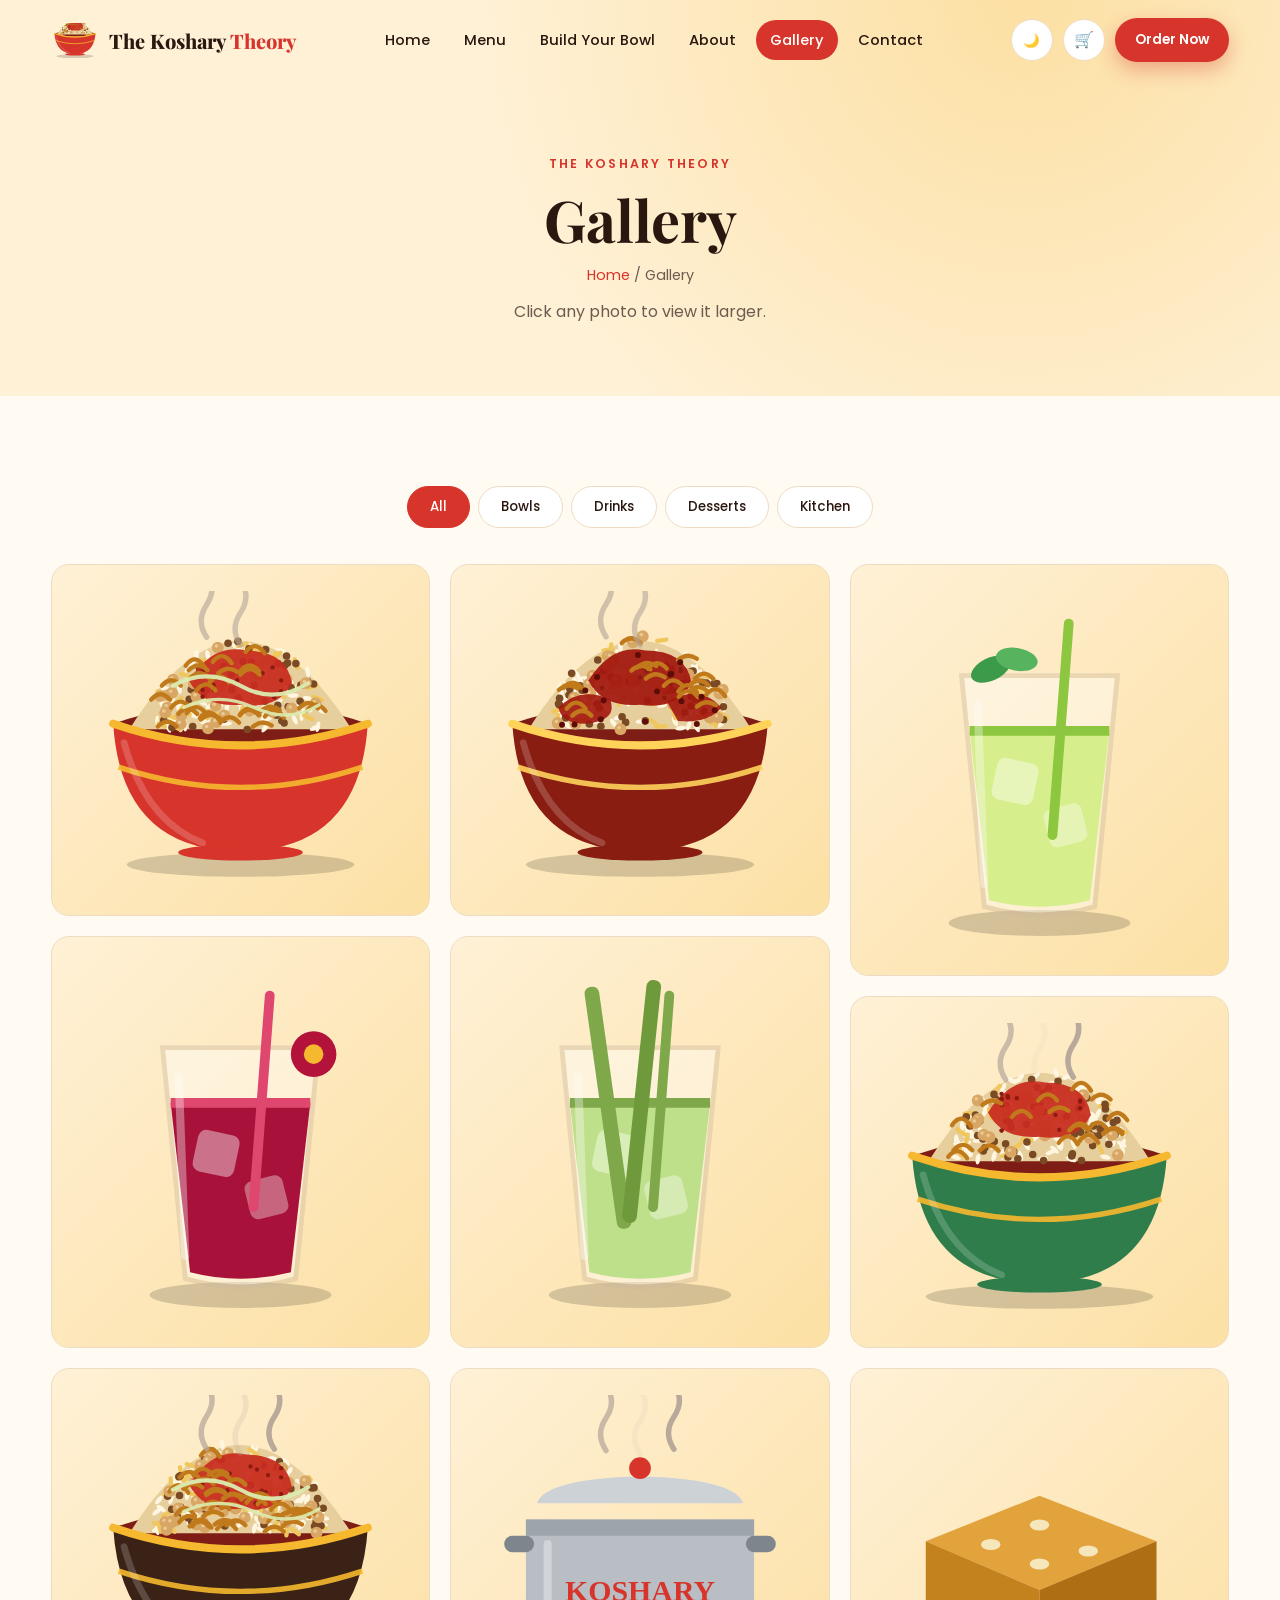
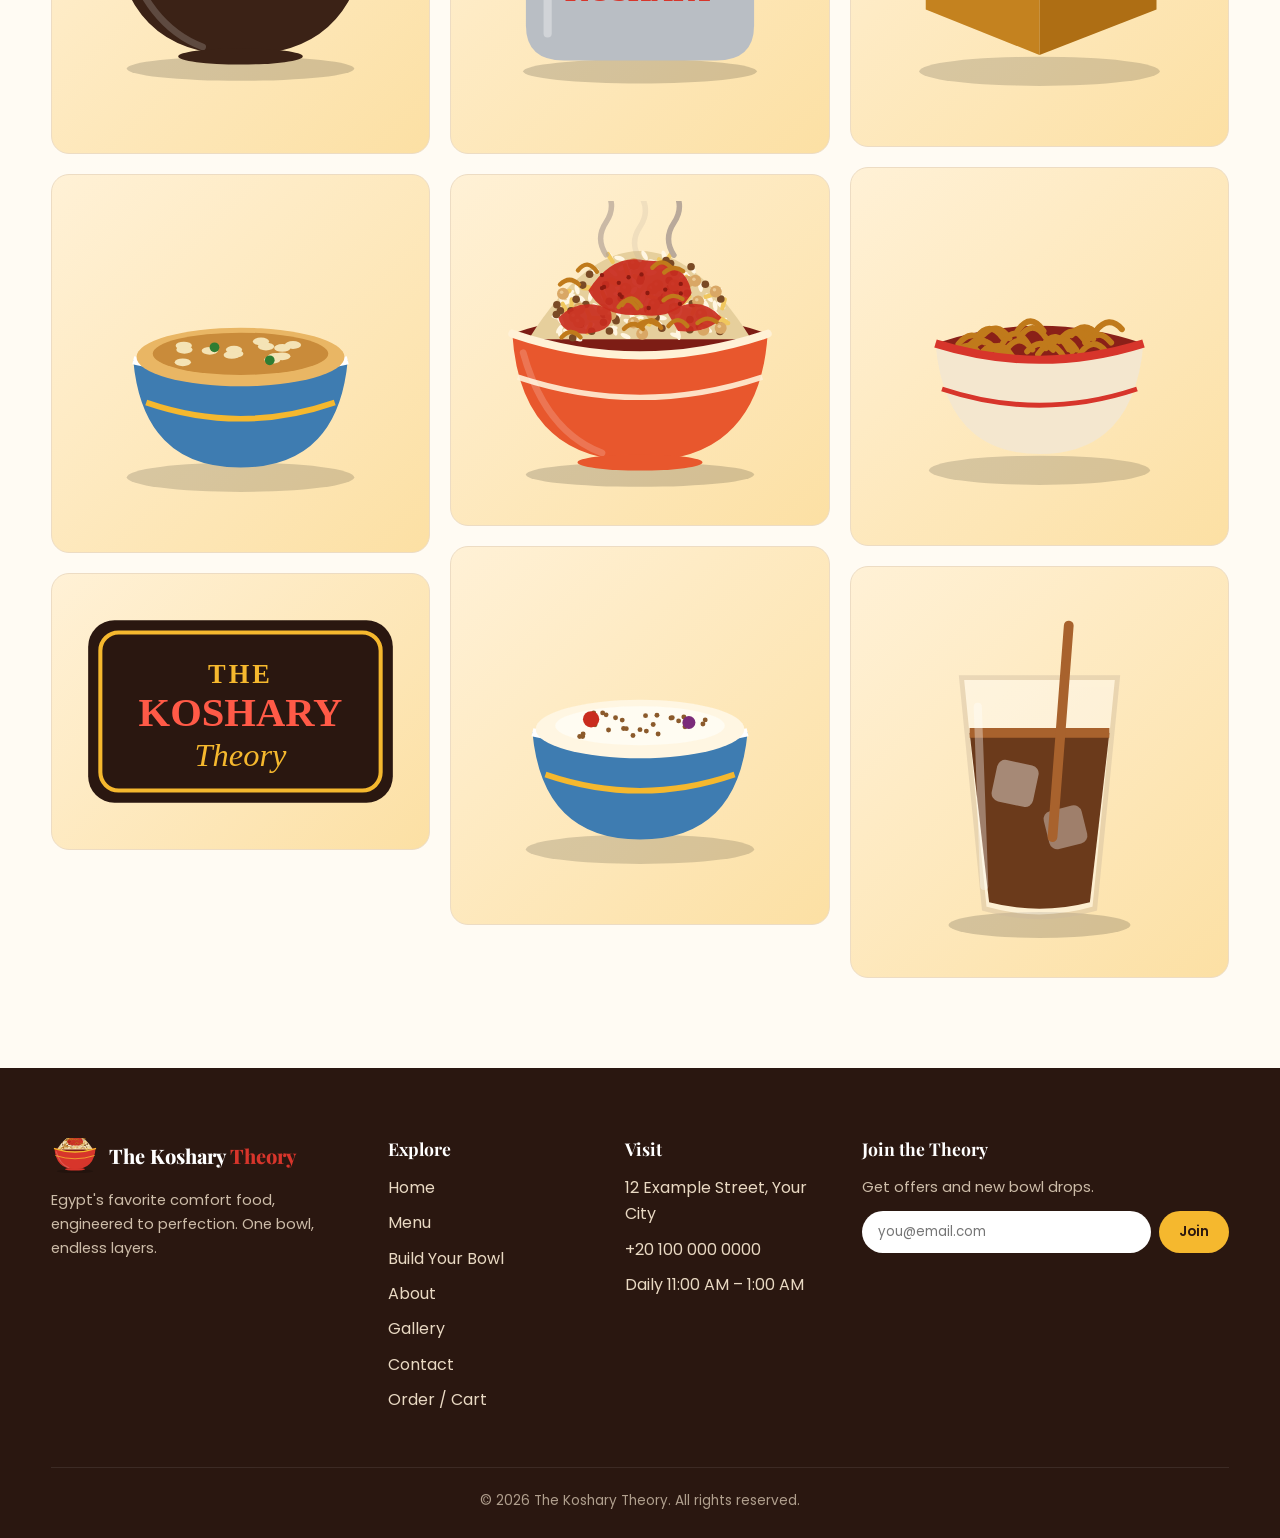
<file: gallery.html>
<!DOCTYPE html>
<html lang="en" data-theme="light">
<head>
<meta charset="UTF-8">
<meta name="viewport" content="width=device-width,initial-scale=1">
<title>Gallery | The Koshary Theory</title>
<meta name="description" content="A look at our bowls, drinks, desserts and kitchen.">
<link rel="icon" href="images/logo.svg" type="image/svg+xml">
<link rel="preconnect" href="https://fonts.googleapis.com">
<link rel="preconnect" href="https://fonts.gstatic.com" crossorigin>
<link href="https://fonts.googleapis.com/css2?family=Playfair+Display:ital,wght@0,600;0,800;1,700&family=Poppins:wght@400;500;600&display=swap" rel="stylesheet">
<link rel="stylesheet" href="style.css">
</head>
<body>
<header class="nav" id="nav">
  <div class="wrap nav-in">
    <a class="logo" href="index.html" aria-label="The Koshary Theory — Home"><img src="images/logo.svg" alt=""><span>The Koshary <em>Theory</em></span></a>
    <nav class="nav-links" id="navLinks" aria-label="Main">
      <a href="index.html">Home</a>
      <a href="menu.html">Menu</a>
      <a href="build.html">Build Your Bowl</a>
      <a href="about.html">About</a>
      <a href="gallery.html" class="active" aria-current="page">Gallery</a>
      <a href="contact.html">Contact</a>
    </nav>
    <div class="nav-actions">
      <button class="icon-btn" id="themeBtn" aria-label="Toggle dark mode">🌙</button>
      <a class="icon-btn" href="order.html" aria-label="Open cart" >🛒<span class="badge cart-count hidden">0</span></a>
      <a class="btn btn-primary btn-sm nav-cta" href="order.html">Order Now</a>
      <button class="icon-btn burger" id="burger" aria-label="Open menu">☰</button>
    </div>
  </div>
</header>

<main>
<section class="page-head"><div class="wrap"><span class="eyebrow">The Koshary Theory</span><h1>Gallery</h1><p class="crumbs"><a href="index.html">Home</a> / Gallery</p><p class="muted" style="max-width:560px;margin:12px auto 0">Click any photo to view it larger.</p></div></section>
<section class="section"><div class="wrap">
  <div class="toolbar" style="justify-content:center"><div class="tabs">
    <button class="tab on" data-gfilter="all">All</button><button class="tab" data-gfilter="bowls">Bowls</button><button class="tab" data-gfilter="drinks">Drinks</button><button class="tab" data-gfilter="desserts">Desserts</button><button class="tab" data-gfilter="kitchen">Kitchen</button></div></div>
  <div class="masonry">
    <figure class="g-item reveal" data-cat="bowls" data-cap="Our signature bowl"><div class="gi"><img src="images/hero-bowl.svg" alt="Our signature bowl" loading="lazy" width="240" height="220"></div><figcaption class="g-cap">Our signature bowl</figcaption></figure>
    <figure class="g-item reveal" data-cat="drinks" data-cap="Chilled karkadeh"><div class="gi"><img src="images/drink-hibiscus.svg" alt="Chilled karkadeh" loading="lazy" width="240" height="220"></div><figcaption class="g-cap">Chilled karkadeh</figcaption></figure>
    <figure class="g-item reveal tall" data-cat="bowls" data-cap="The Theory Special"><div class="gi"><img src="images/koshary-special.svg" alt="The Theory Special" loading="lazy" width="240" height="220"></div><figcaption class="g-cap">The Theory Special</figcaption></figure>
    <figure class="g-item reveal" data-cat="desserts" data-cap="Warm Om Ali"><div class="gi"><img src="images/dessert-om-ali.svg" alt="Warm Om Ali" loading="lazy" width="240" height="220"></div><figcaption class="g-cap">Warm Om Ali</figcaption></figure>
    <figure class="g-item reveal" data-cat="kitchen" data-cap="Our neon sign"><div class="gi"><img src="images/neon-sign.svg" alt="Our neon sign" loading="lazy" width="240" height="220"></div><figcaption class="g-cap">Our neon sign</figcaption></figure>
    <figure class="g-item reveal" data-cat="bowls" data-cap="Spicy Inferno"><div class="gi"><img src="images/koshary-spicy.svg" alt="Spicy Inferno" loading="lazy" width="240" height="220"></div><figcaption class="g-cap">Spicy Inferno</figcaption></figure>
    <figure class="g-item reveal" data-cat="drinks" data-cap="Fresh sugarcane"><div class="gi"><img src="images/drink-sugarcane.svg" alt="Fresh sugarcane" loading="lazy" width="240" height="220"></div><figcaption class="g-cap">Fresh sugarcane</figcaption></figure>
    <figure class="g-item reveal tall" data-cat="kitchen" data-cap="The famous pot"><div class="gi"><img src="images/kitchen-pot.svg" alt="The famous pot" loading="lazy" width="240" height="220"></div><figcaption class="g-cap">The famous pot</figcaption></figure>
    <figure class="g-item reveal" data-cat="bowls" data-cap="Tomato Lover"><div class="gi"><img src="images/koshary-tomato.svg" alt="Tomato Lover" loading="lazy" width="240" height="220"></div><figcaption class="g-cap">Tomato Lover</figcaption></figure>
    <figure class="g-item reveal" data-cat="desserts" data-cap="Roz bel laban"><div class="gi"><img src="images/dessert-rice-pudding.svg" alt="Roz bel laban" loading="lazy" width="240" height="220"></div><figcaption class="g-cap">Roz bel laban</figcaption></figure>
    <figure class="g-item reveal" data-cat="drinks" data-cap="Lemon mint"><div class="gi"><img src="images/drink-lemon-mint.svg" alt="Lemon mint" loading="lazy" width="240" height="220"></div><figcaption class="g-cap">Lemon mint</figcaption></figure>
    <figure class="g-item reveal" data-cat="bowls" data-cap="Lentil Power Bowl"><div class="gi"><img src="images/koshary-green.svg" alt="Lentil Power Bowl" loading="lazy" width="240" height="220"></div><figcaption class="g-cap">Lentil Power Bowl</figcaption></figure>
    <figure class="g-item reveal" data-cat="desserts" data-cap="Basbousa"><div class="gi"><img src="images/dessert-basbousa.svg" alt="Basbousa" loading="lazy" width="240" height="220"></div><figcaption class="g-cap">Basbousa</figcaption></figure>
    <figure class="g-item reveal" data-cat="bowls" data-cap="Crispy onions"><div class="gi"><img src="images/side-onions.svg" alt="Crispy onions" loading="lazy" width="240" height="220"></div><figcaption class="g-cap">Crispy onions</figcaption></figure>
    <figure class="g-item reveal" data-cat="drinks" data-cap="Tamr hindi"><div class="gi"><img src="images/drink-tamarind.svg" alt="Tamr hindi" loading="lazy" width="240" height="220"></div><figcaption class="g-cap">Tamr hindi</figcaption></figure>
  </div>
</div></section>
<div class="lightbox" id="lightbox" role="dialog" aria-label="Image viewer">
  <div class="lb-box"><button class="lb-close" id="lbClose" aria-label="Close">✕</button><button class="lb-nav prev" id="lbPrev" aria-label="Previous">‹</button><button class="lb-nav next" id="lbNext" aria-label="Next">›</button>
    <div class="lb-art" id="lbArt"></div><h3 id="lbCap"></h3></div>
</div>
</main>
<footer class="footer">
  <div class="wrap">
    <div class="foot-grid">
      <div><a class="logo" href="index.html"><img src="images/logo.svg" alt=""><span>The Koshary <em>Theory</em></span></a>
        <p>Egypt's favorite comfort food, engineered to perfection. One bowl, endless layers.</p></div>
      <div><h4>Explore</h4><ul><li><a href="index.html">Home</a></li><li><a href="menu.html">Menu</a></li><li><a href="build.html">Build Your Bowl</a></li><li><a href="about.html">About</a></li><li><a href="gallery.html">Gallery</a></li><li><a href="contact.html">Contact</a></li><li><a href="order.html">Order / Cart</a></li></ul></div>
      <div><h4>Visit</h4><ul><li>12 Example Street, Your City</li><li><a href="tel:+201000000000">+20 100 000 0000</a></li><li>Daily 11:00 AM – 1:00 AM</li></ul></div>
      <div><h4>Join the Theory</h4><p>Get offers and new bowl drops.</p>
        <form class="news" id="newsForm" novalidate><input type="email" placeholder="you@email.com" aria-label="Email"><button class="btn btn-gold btn-sm" type="submit">Join</button></form></div>
    </div>
    <div class="foot-bottom">© 2026 The Koshary Theory. All rights reserved.</div>
  </div>
</footer>
<button class="backtop" id="backTop" aria-label="Back to top">↑</button>
<div class="toasts" id="toasts" aria-live="polite"></div>
<script src="script.js"></script>
</body>
</html>
</file>
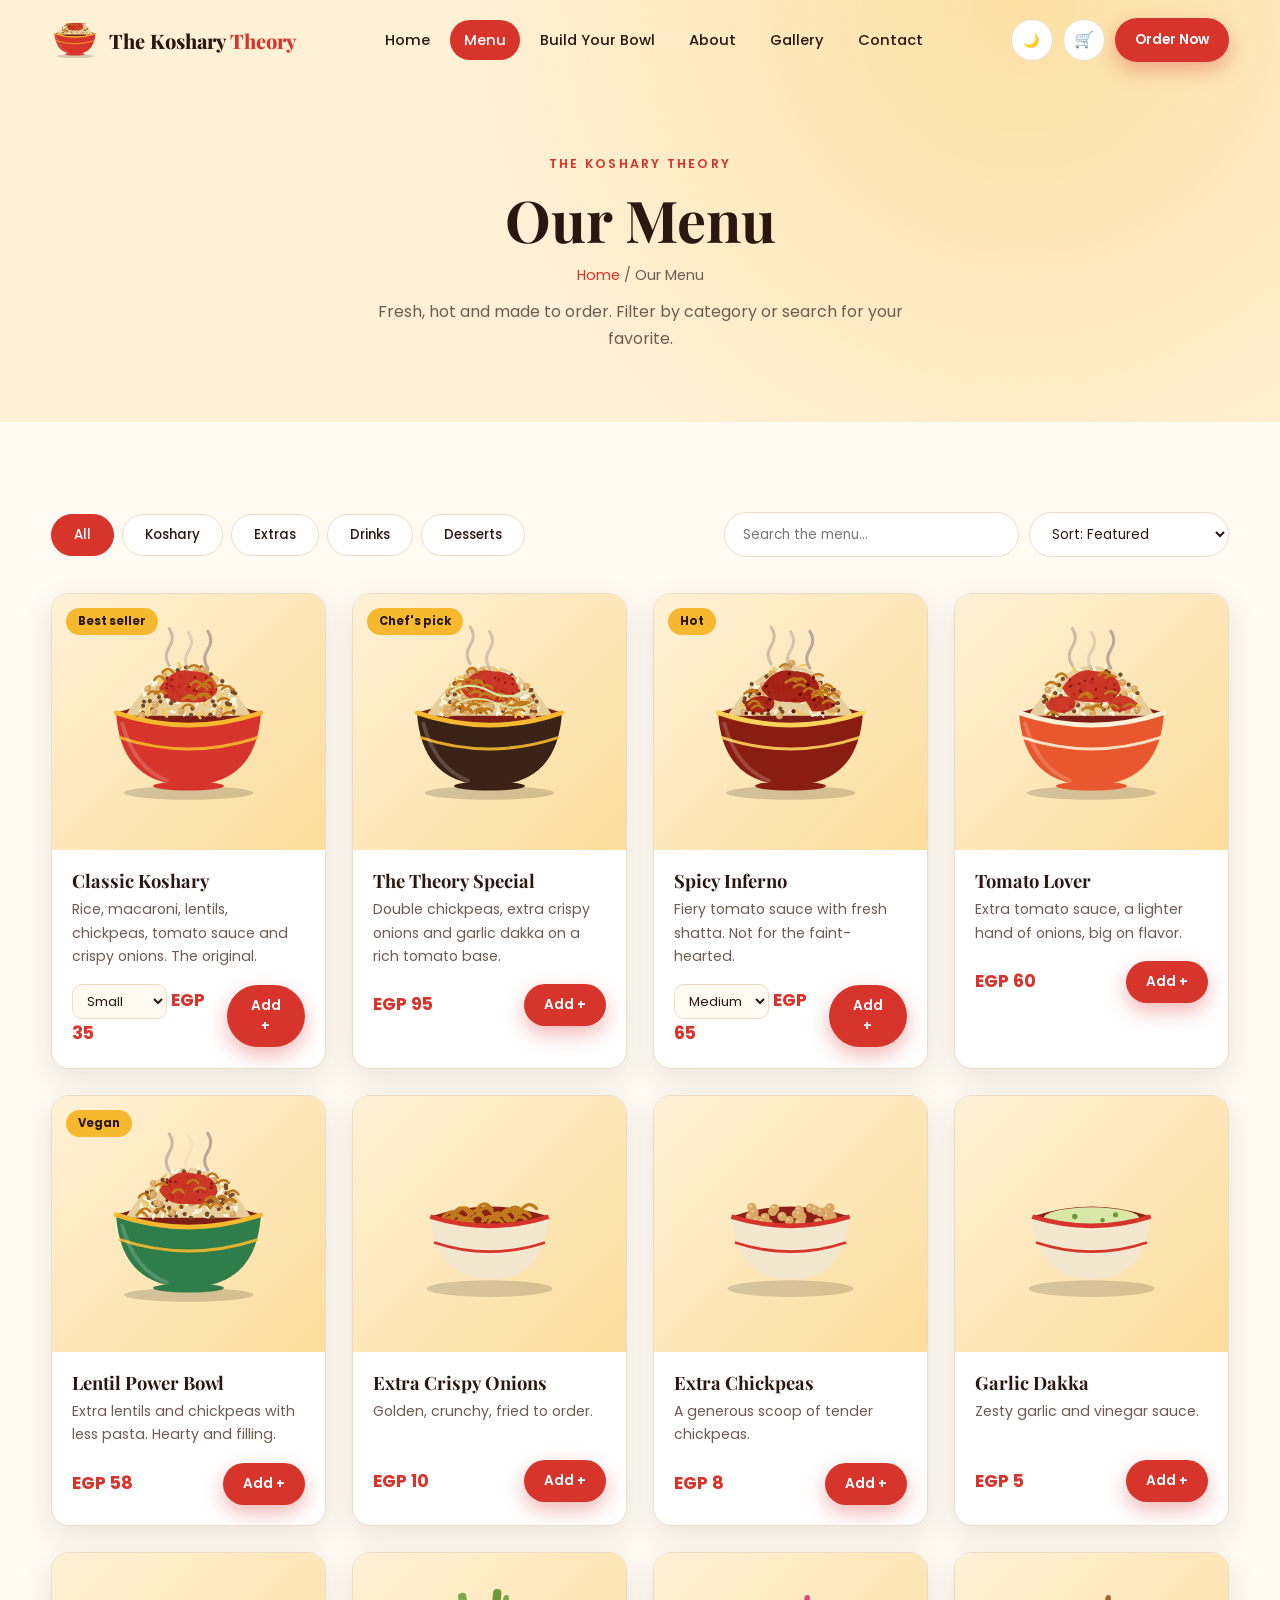
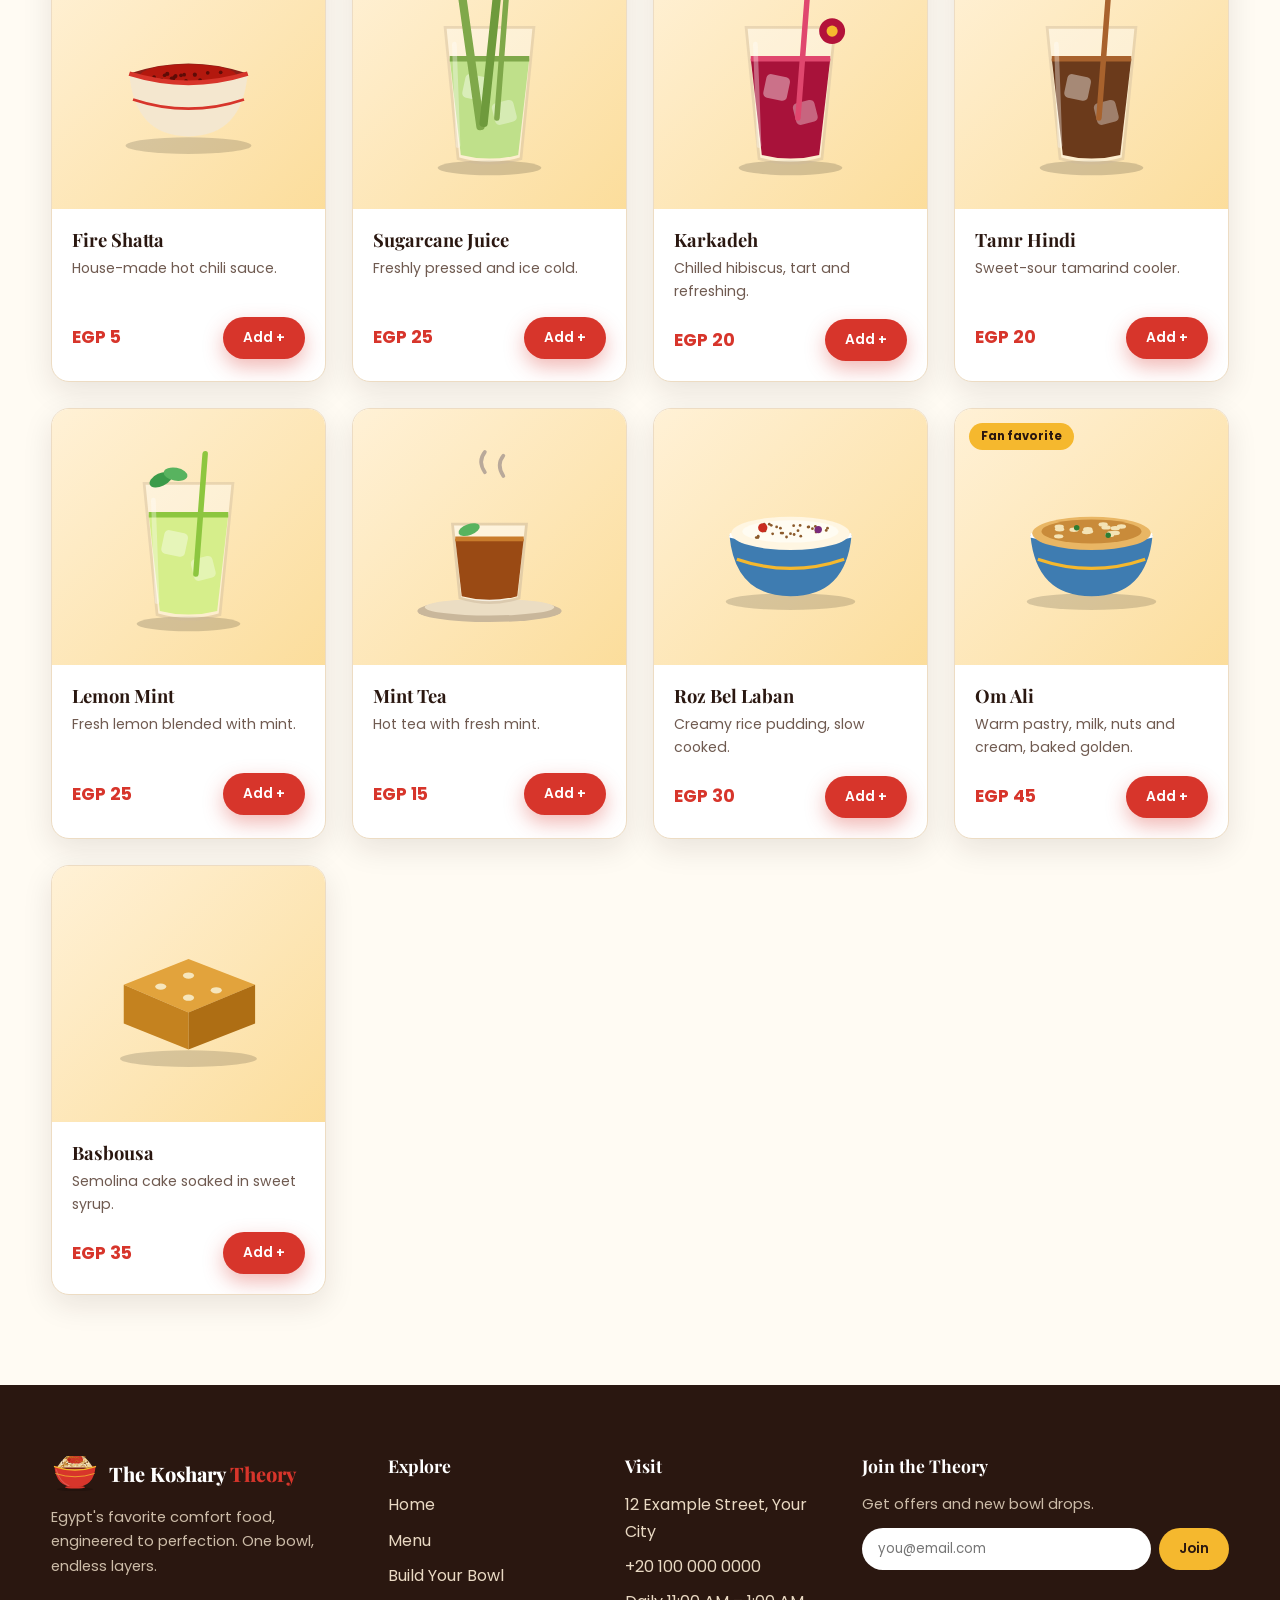
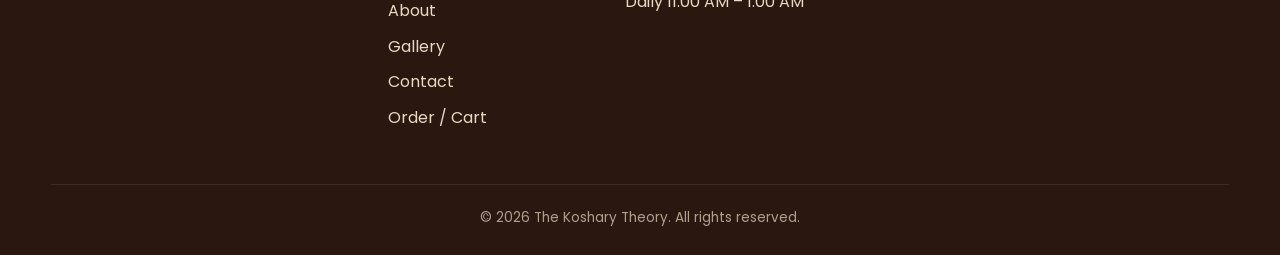
<file: menu.html>
<!DOCTYPE html>
<html lang="en" data-theme="light">
<head>
<meta charset="UTF-8">
<meta name="viewport" content="width=device-width,initial-scale=1">
<title>Menu | The Koshary Theory</title>
<meta name="description" content="Browse the full menu: koshary bowls, sides, drinks and desserts. Add to cart in one tap.">
<link rel="icon" href="images/logo.svg" type="image/svg+xml">
<link rel="preconnect" href="https://fonts.googleapis.com">
<link rel="preconnect" href="https://fonts.gstatic.com" crossorigin>
<link href="https://fonts.googleapis.com/css2?family=Playfair+Display:ital,wght@0,600;0,800;1,700&family=Poppins:wght@400;500;600&display=swap" rel="stylesheet">
<link rel="stylesheet" href="style.css">
</head>
<body>
<header class="nav" id="nav">
  <div class="wrap nav-in">
    <a class="logo" href="index.html" aria-label="The Koshary Theory — Home"><img src="images/logo.svg" alt=""><span>The Koshary <em>Theory</em></span></a>
    <nav class="nav-links" id="navLinks" aria-label="Main">
      <a href="index.html">Home</a>
      <a href="menu.html" class="active" aria-current="page">Menu</a>
      <a href="build.html">Build Your Bowl</a>
      <a href="about.html">About</a>
      <a href="gallery.html">Gallery</a>
      <a href="contact.html">Contact</a>
    </nav>
    <div class="nav-actions">
      <button class="icon-btn" id="themeBtn" aria-label="Toggle dark mode">🌙</button>
      <a class="icon-btn" href="order.html" aria-label="Open cart" >🛒<span class="badge cart-count hidden">0</span></a>
      <a class="btn btn-primary btn-sm nav-cta" href="order.html">Order Now</a>
      <button class="icon-btn burger" id="burger" aria-label="Open menu">☰</button>
    </div>
  </div>
</header>

<main>
<section class="page-head"><div class="wrap"><span class="eyebrow">The Koshary Theory</span><h1>Our Menu</h1><p class="crumbs"><a href="index.html">Home</a> / Our Menu</p><p class="muted" style="max-width:560px;margin:12px auto 0">Fresh, hot and made to order. Filter by category or search for your favorite.</p></div></section>
<section class="section"><div class="wrap">
  <div class="toolbar">
    <div class="tabs" role="tablist">
      <button class="tab on" data-filter="all">All</button><button class="tab" data-filter="koshary">Koshary</button><button class="tab" data-filter="sides">Extras</button><button class="tab" data-filter="drinks">Drinks</button><button class="tab" data-filter="desserts">Desserts</button>
    </div>
    <div class="search"><input type="search" id="q" placeholder="Search the menu…" aria-label="Search"><select id="sort" aria-label="Sort"><option value="default">Sort: Featured</option><option value="low">Price: Low to High</option><option value="high">Price: High to Low</option></select></div>
  </div>
  <div class="grid grid-4" id="menuGrid">
      <article class="card reveal" data-item data-id="classic" data-cat="koshary" data-name="Classic Koshary" data-price="35" data-img="images/koshary-classic.svg">
        <div class="dish-art pos-rel"><span class="tag">Best seller</span><img src="images/koshary-classic.svg" alt="Classic Koshary" loading="lazy" width="240" height="220"></div>
        <div class="dish-body"><h3>Classic Koshary</h3><p>Rice, macaroni, lentils, chickpeas, tomato sauce and crispy onions. The original.</p>
          <div class="dish-foot"><div><select class="size-select" aria-label="Size"><option value="35" data-label="Small">Small</option><option value="55" data-label="Medium">Medium</option><option value="75" data-label="Large">Large</option></select> <span class="price">EGP 35</span></div>
          <button class="btn btn-primary btn-sm" data-add>Add +</button></div></div>
      </article>
      <article class="card reveal" data-item data-id="special" data-cat="koshary" data-name="The Theory Special" data-price="95" data-img="images/koshary-special.svg">
        <div class="dish-art pos-rel"><span class="tag">Chef's pick</span><img src="images/koshary-special.svg" alt="The Theory Special" loading="lazy" width="240" height="220"></div>
        <div class="dish-body"><h3>The Theory Special</h3><p>Double chickpeas, extra crispy onions and garlic dakka on a rich tomato base.</p>
          <div class="dish-foot"><div><span class="price">EGP 95</span></div>
          <button class="btn btn-primary btn-sm" data-add>Add +</button></div></div>
      </article>
      <article class="card reveal" data-item data-id="spicy" data-cat="koshary" data-name="Spicy Inferno" data-price="65" data-img="images/koshary-spicy.svg">
        <div class="dish-art pos-rel"><span class="tag">Hot</span><img src="images/koshary-spicy.svg" alt="Spicy Inferno" loading="lazy" width="240" height="220"></div>
        <div class="dish-body"><h3>Spicy Inferno</h3><p>Fiery tomato sauce with fresh shatta. Not for the faint-hearted.</p>
          <div class="dish-foot"><div><select class="size-select" aria-label="Size"><option value="65" data-label="Medium">Medium</option><option value="85" data-label="Large">Large</option></select> <span class="price">EGP 65</span></div>
          <button class="btn btn-primary btn-sm" data-add>Add +</button></div></div>
      </article>
      <article class="card reveal" data-item data-id="tomato" data-cat="koshary" data-name="Tomato Lover" data-price="60" data-img="images/koshary-tomato.svg">
        <div class="dish-art pos-rel"><img src="images/koshary-tomato.svg" alt="Tomato Lover" loading="lazy" width="240" height="220"></div>
        <div class="dish-body"><h3>Tomato Lover</h3><p>Extra tomato sauce, a lighter hand of onions, big on flavor.</p>
          <div class="dish-foot"><div><span class="price">EGP 60</span></div>
          <button class="btn btn-primary btn-sm" data-add>Add +</button></div></div>
      </article>
      <article class="card reveal" data-item data-id="lentil" data-cat="koshary" data-name="Lentil Power Bowl" data-price="58" data-img="images/koshary-green.svg">
        <div class="dish-art pos-rel"><span class="tag">Vegan</span><img src="images/koshary-green.svg" alt="Lentil Power Bowl" loading="lazy" width="240" height="220"></div>
        <div class="dish-body"><h3>Lentil Power Bowl</h3><p>Extra lentils and chickpeas with less pasta. Hearty and filling.</p>
          <div class="dish-foot"><div><span class="price">EGP 58</span></div>
          <button class="btn btn-primary btn-sm" data-add>Add +</button></div></div>
      </article>
      <article class="card reveal" data-item data-id="onions" data-cat="sides" data-name="Extra Crispy Onions" data-price="10" data-img="images/side-onions.svg">
        <div class="dish-art pos-rel"><img src="images/side-onions.svg" alt="Extra Crispy Onions" loading="lazy" width="240" height="220"></div>
        <div class="dish-body"><h3>Extra Crispy Onions</h3><p>Golden, crunchy, fried to order.</p>
          <div class="dish-foot"><div><span class="price">EGP 10</span></div>
          <button class="btn btn-primary btn-sm" data-add>Add +</button></div></div>
      </article>
      <article class="card reveal" data-item data-id="chickpeas" data-cat="sides" data-name="Extra Chickpeas" data-price="8" data-img="images/side-chickpeas.svg">
        <div class="dish-art pos-rel"><img src="images/side-chickpeas.svg" alt="Extra Chickpeas" loading="lazy" width="240" height="220"></div>
        <div class="dish-body"><h3>Extra Chickpeas</h3><p>A generous scoop of tender chickpeas.</p>
          <div class="dish-foot"><div><span class="price">EGP 8</span></div>
          <button class="btn btn-primary btn-sm" data-add>Add +</button></div></div>
      </article>
      <article class="card reveal" data-item data-id="dakka" data-cat="sides" data-name="Garlic Dakka" data-price="5" data-img="images/side-dakka.svg">
        <div class="dish-art pos-rel"><img src="images/side-dakka.svg" alt="Garlic Dakka" loading="lazy" width="240" height="220"></div>
        <div class="dish-body"><h3>Garlic Dakka</h3><p>Zesty garlic and vinegar sauce.</p>
          <div class="dish-foot"><div><span class="price">EGP 5</span></div>
          <button class="btn btn-primary btn-sm" data-add>Add +</button></div></div>
      </article>
      <article class="card reveal" data-item data-id="shatta" data-cat="sides" data-name="Fire Shatta" data-price="5" data-img="images/side-shatta.svg">
        <div class="dish-art pos-rel"><img src="images/side-shatta.svg" alt="Fire Shatta" loading="lazy" width="240" height="220"></div>
        <div class="dish-body"><h3>Fire Shatta</h3><p>House-made hot chili sauce.</p>
          <div class="dish-foot"><div><span class="price">EGP 5</span></div>
          <button class="btn btn-primary btn-sm" data-add>Add +</button></div></div>
      </article>
      <article class="card reveal" data-item data-id="sugarcane" data-cat="drinks" data-name="Sugarcane Juice" data-price="25" data-img="images/drink-sugarcane.svg">
        <div class="dish-art pos-rel"><img src="images/drink-sugarcane.svg" alt="Sugarcane Juice" loading="lazy" width="240" height="220"></div>
        <div class="dish-body"><h3>Sugarcane Juice</h3><p>Freshly pressed and ice cold.</p>
          <div class="dish-foot"><div><span class="price">EGP 25</span></div>
          <button class="btn btn-primary btn-sm" data-add>Add +</button></div></div>
      </article>
      <article class="card reveal" data-item data-id="hibiscus" data-cat="drinks" data-name="Karkadeh" data-price="20" data-img="images/drink-hibiscus.svg">
        <div class="dish-art pos-rel"><img src="images/drink-hibiscus.svg" alt="Karkadeh" loading="lazy" width="240" height="220"></div>
        <div class="dish-body"><h3>Karkadeh</h3><p>Chilled hibiscus, tart and refreshing.</p>
          <div class="dish-foot"><div><span class="price">EGP 20</span></div>
          <button class="btn btn-primary btn-sm" data-add>Add +</button></div></div>
      </article>
      <article class="card reveal" data-item data-id="tamarind" data-cat="drinks" data-name="Tamr Hindi" data-price="20" data-img="images/drink-tamarind.svg">
        <div class="dish-art pos-rel"><img src="images/drink-tamarind.svg" alt="Tamr Hindi" loading="lazy" width="240" height="220"></div>
        <div class="dish-body"><h3>Tamr Hindi</h3><p>Sweet-sour tamarind cooler.</p>
          <div class="dish-foot"><div><span class="price">EGP 20</span></div>
          <button class="btn btn-primary btn-sm" data-add>Add +</button></div></div>
      </article>
      <article class="card reveal" data-item data-id="lemonmint" data-cat="drinks" data-name="Lemon Mint" data-price="25" data-img="images/drink-lemon-mint.svg">
        <div class="dish-art pos-rel"><img src="images/drink-lemon-mint.svg" alt="Lemon Mint" loading="lazy" width="240" height="220"></div>
        <div class="dish-body"><h3>Lemon Mint</h3><p>Fresh lemon blended with mint.</p>
          <div class="dish-foot"><div><span class="price">EGP 25</span></div>
          <button class="btn btn-primary btn-sm" data-add>Add +</button></div></div>
      </article>
      <article class="card reveal" data-item data-id="tea" data-cat="drinks" data-name="Mint Tea" data-price="15" data-img="images/drink-tea.svg">
        <div class="dish-art pos-rel"><img src="images/drink-tea.svg" alt="Mint Tea" loading="lazy" width="240" height="220"></div>
        <div class="dish-body"><h3>Mint Tea</h3><p>Hot tea with fresh mint.</p>
          <div class="dish-foot"><div><span class="price">EGP 15</span></div>
          <button class="btn btn-primary btn-sm" data-add>Add +</button></div></div>
      </article>
      <article class="card reveal" data-item data-id="pudding" data-cat="desserts" data-name="Roz Bel Laban" data-price="30" data-img="images/dessert-rice-pudding.svg">
        <div class="dish-art pos-rel"><img src="images/dessert-rice-pudding.svg" alt="Roz Bel Laban" loading="lazy" width="240" height="220"></div>
        <div class="dish-body"><h3>Roz Bel Laban</h3><p>Creamy rice pudding, slow cooked.</p>
          <div class="dish-foot"><div><span class="price">EGP 30</span></div>
          <button class="btn btn-primary btn-sm" data-add>Add +</button></div></div>
      </article>
      <article class="card reveal" data-item data-id="omali" data-cat="desserts" data-name="Om Ali" data-price="45" data-img="images/dessert-om-ali.svg">
        <div class="dish-art pos-rel"><span class="tag">Fan favorite</span><img src="images/dessert-om-ali.svg" alt="Om Ali" loading="lazy" width="240" height="220"></div>
        <div class="dish-body"><h3>Om Ali</h3><p>Warm pastry, milk, nuts and cream, baked golden.</p>
          <div class="dish-foot"><div><span class="price">EGP 45</span></div>
          <button class="btn btn-primary btn-sm" data-add>Add +</button></div></div>
      </article>
      <article class="card reveal" data-item data-id="basbousa" data-cat="desserts" data-name="Basbousa" data-price="35" data-img="images/dessert-basbousa.svg">
        <div class="dish-art pos-rel"><img src="images/dessert-basbousa.svg" alt="Basbousa" loading="lazy" width="240" height="220"></div>
        <div class="dish-body"><h3>Basbousa</h3><p>Semolina cake soaked in sweet syrup.</p>
          <div class="dish-foot"><div><span class="price">EGP 35</span></div>
          <button class="btn btn-primary btn-sm" data-add>Add +</button></div></div>
      </article>
  </div>
  <div class="empty hidden" id="noResults"><div style="font-size:3rem">🔍</div><h3>No dishes found</h3><p>Try another search or category.</p></div>
</div></section>
</main>
<footer class="footer">
  <div class="wrap">
    <div class="foot-grid">
      <div><a class="logo" href="index.html"><img src="images/logo.svg" alt=""><span>The Koshary <em>Theory</em></span></a>
        <p>Egypt's favorite comfort food, engineered to perfection. One bowl, endless layers.</p></div>
      <div><h4>Explore</h4><ul><li><a href="index.html">Home</a></li><li><a href="menu.html">Menu</a></li><li><a href="build.html">Build Your Bowl</a></li><li><a href="about.html">About</a></li><li><a href="gallery.html">Gallery</a></li><li><a href="contact.html">Contact</a></li><li><a href="order.html">Order / Cart</a></li></ul></div>
      <div><h4>Visit</h4><ul><li>12 Example Street, Your City</li><li><a href="tel:+201000000000">+20 100 000 0000</a></li><li>Daily 11:00 AM – 1:00 AM</li></ul></div>
      <div><h4>Join the Theory</h4><p>Get offers and new bowl drops.</p>
        <form class="news" id="newsForm" novalidate><input type="email" placeholder="you@email.com" aria-label="Email"><button class="btn btn-gold btn-sm" type="submit">Join</button></form></div>
    </div>
    <div class="foot-bottom">© 2026 The Koshary Theory. All rights reserved.</div>
  </div>
</footer>
<button class="backtop" id="backTop" aria-label="Back to top">↑</button>
<div class="toasts" id="toasts" aria-live="polite"></div>
<script src="script.js"></script>
</body>
</html>
</file>
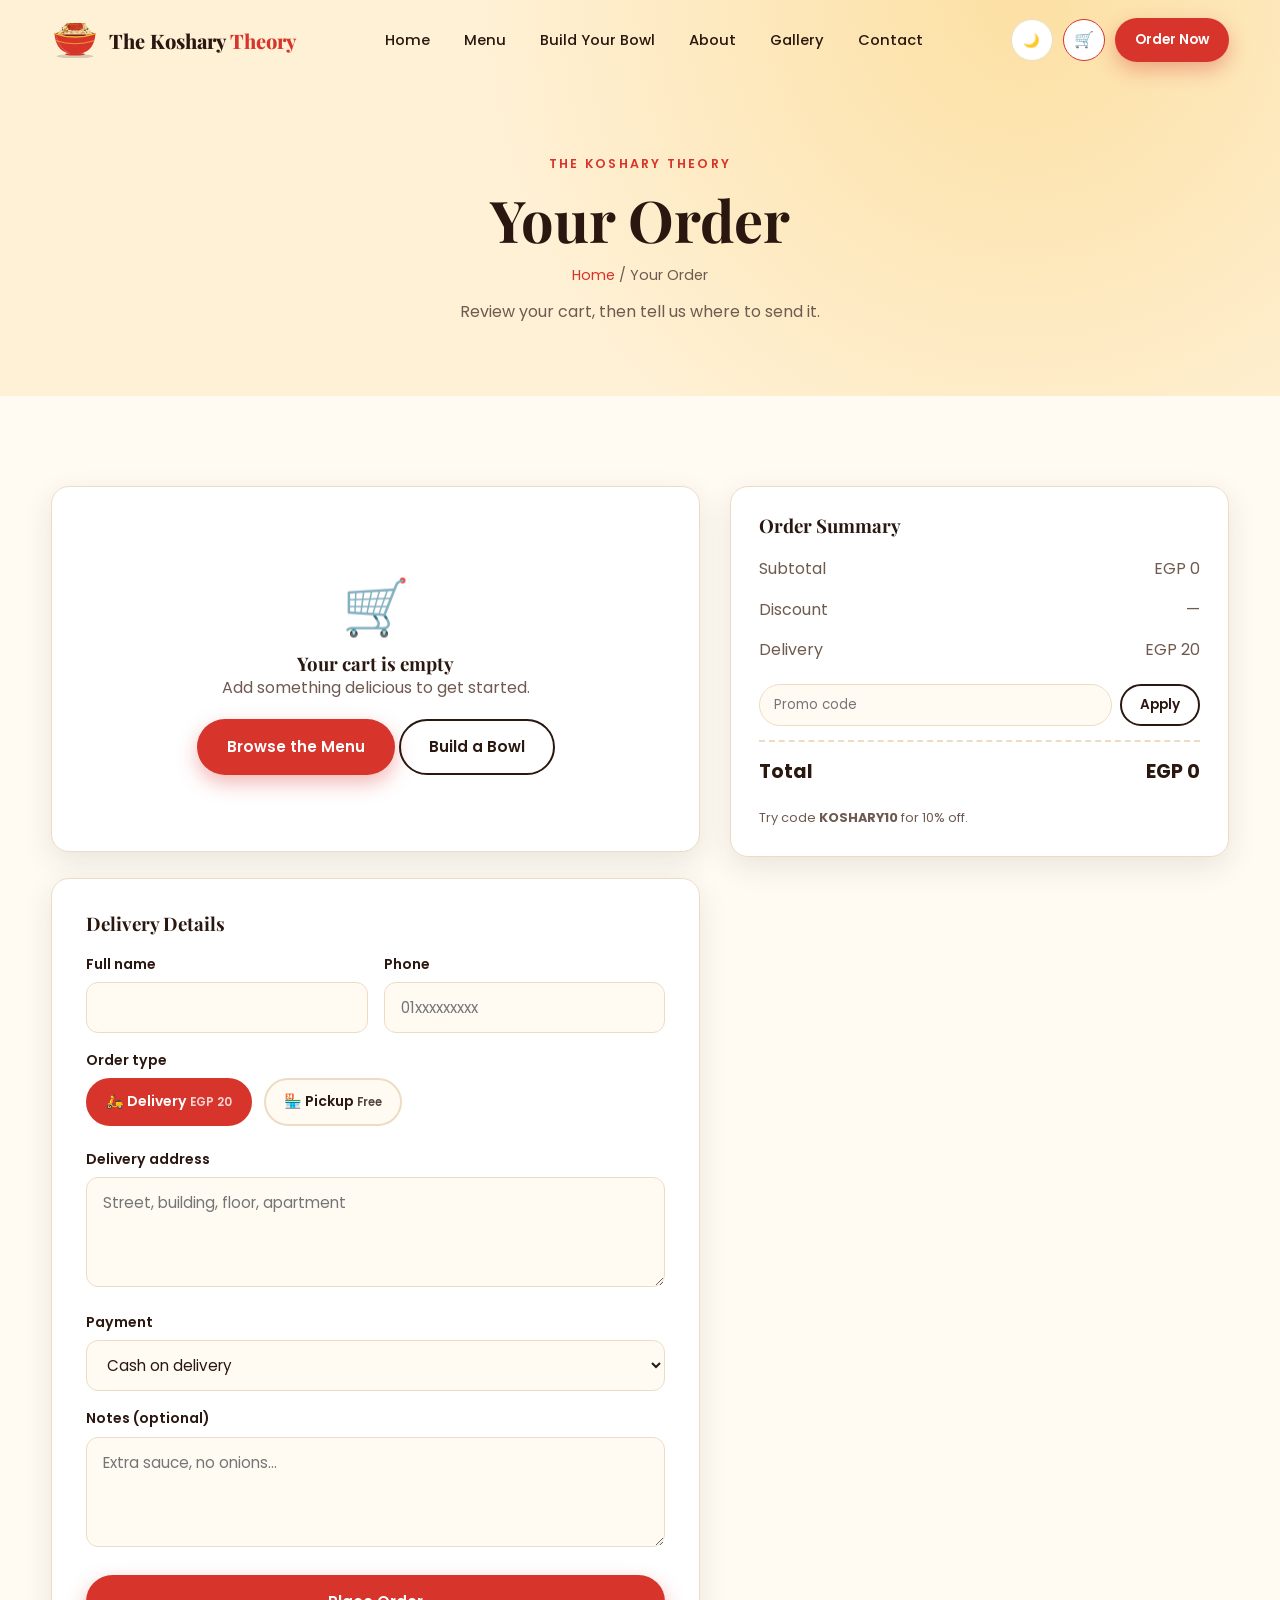
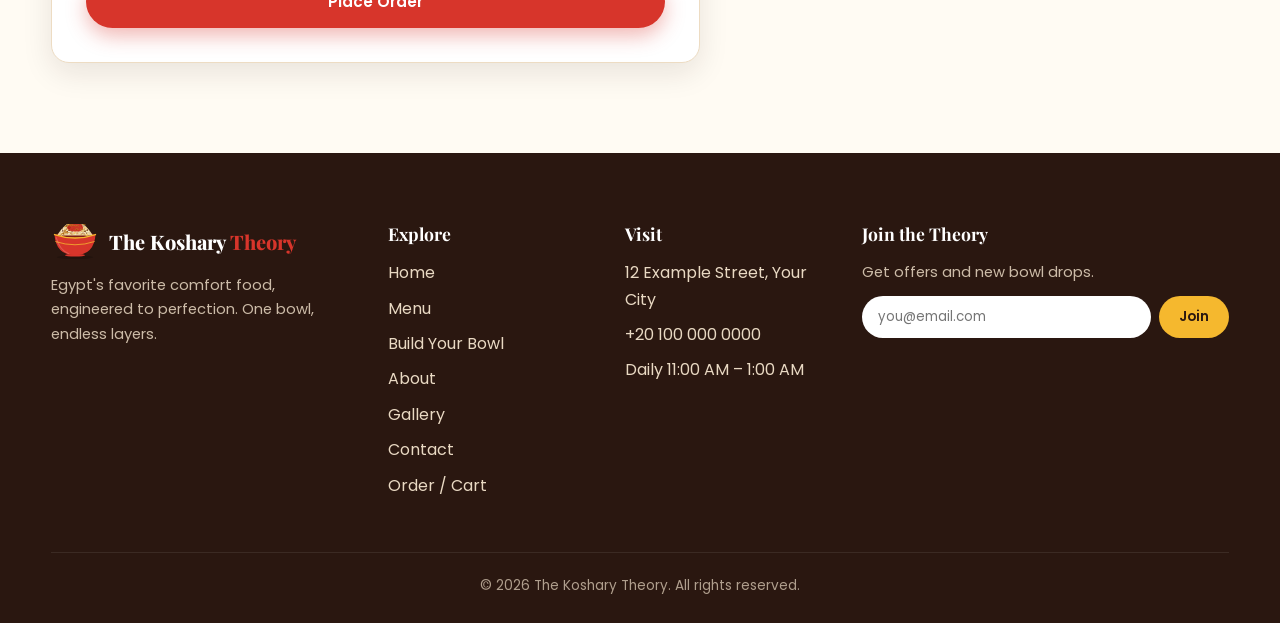
<file: order.html>
<!DOCTYPE html>
<html lang="en" data-theme="light">
<head>
<meta charset="UTF-8">
<meta name="viewport" content="width=device-width,initial-scale=1">
<title>Your Order | The Koshary Theory</title>
<meta name="description" content="Review your cart and place your order for delivery or pickup.">
<link rel="icon" href="images/logo.svg" type="image/svg+xml">
<link rel="preconnect" href="https://fonts.googleapis.com">
<link rel="preconnect" href="https://fonts.gstatic.com" crossorigin>
<link href="https://fonts.googleapis.com/css2?family=Playfair+Display:ital,wght@0,600;0,800;1,700&family=Poppins:wght@400;500;600&display=swap" rel="stylesheet">
<link rel="stylesheet" href="style.css">
</head>
<body>
<header class="nav" id="nav">
  <div class="wrap nav-in">
    <a class="logo" href="index.html" aria-label="The Koshary Theory — Home"><img src="images/logo.svg" alt=""><span>The Koshary <em>Theory</em></span></a>
    <nav class="nav-links" id="navLinks" aria-label="Main">
      <a href="index.html">Home</a>
      <a href="menu.html">Menu</a>
      <a href="build.html">Build Your Bowl</a>
      <a href="about.html">About</a>
      <a href="gallery.html">Gallery</a>
      <a href="contact.html">Contact</a>
    </nav>
    <div class="nav-actions">
      <button class="icon-btn" id="themeBtn" aria-label="Toggle dark mode">🌙</button>
      <a class="icon-btn" href="order.html" aria-label="Open cart" style="border-color:var(--red)">🛒<span class="badge cart-count hidden">0</span></a>
      <a class="btn btn-primary btn-sm nav-cta" href="order.html">Order Now</a>
      <button class="icon-btn burger" id="burger" aria-label="Open menu">☰</button>
    </div>
  </div>
</header>

<main>
<section class="page-head"><div class="wrap"><span class="eyebrow">The Koshary Theory</span><h1>Your Order</h1><p class="crumbs"><a href="index.html">Home</a> / Your Order</p><p class="muted" style="max-width:560px;margin:12px auto 0">Review your cart, then tell us where to send it.</p></div></section>
<section class="section"><div class="wrap order-grid">
  <div>
    <div class="card" style="padding:26px;margin-bottom:26px">
      <div id="cartFull"><h3 style="margin-bottom:6px">Your Cart</h3><div id="cartLines"></div></div>
      <div id="cartEmpty" class="empty-cart hidden"><div class="big">🛒</div><h3>Your cart is empty</h3><p class="muted" style="margin-bottom:18px">Add something delicious to get started.</p><a class="btn btn-primary" href="menu.html">Browse the Menu</a> <a class="btn btn-ghost" href="build.html">Build a Bowl</a></div>
    </div>
    <form class="card form-card" id="checkout" novalidate>
      <h3 style="margin-bottom:18px">Delivery Details</h3>
      <div class="form-grid">
        <div class="field"><label for="cn">Full name</label><input id="cn" name="name" required autocomplete="name"><div class="err-msg">Please enter your name</div></div>
        <div class="field"><label for="cp">Phone</label><input id="cp" name="phone" type="tel" data-type="phone" required placeholder="01xxxxxxxxx" autocomplete="tel"><div class="err-msg">Enter a valid Egyptian mobile number</div></div>
        <div class="field full"><label>Order type</label><div class="radio-row">
          <div class="chip-opt"><input type="radio" name="type" id="t1" value="delivery" checked><label for="t1">🛵 Delivery <small>EGP 20</small></label></div>
          <div class="chip-opt"><input type="radio" name="type" id="t2" value="pickup"><label for="t2">🏪 Pickup <small>Free</small></label></div></div></div>
        <div class="field full" id="addrField"><label for="ca">Delivery address</label><textarea id="ca" name="address" required placeholder="Street, building, floor, apartment"></textarea><div class="err-msg">Please enter your address</div></div>
        <div class="field full"><label for="cpay">Payment</label><select id="cpay" name="payment"><option>Cash on delivery</option><option>Card on delivery</option></select></div>
        <div class="field full"><label for="cnote">Notes (optional)</label><textarea id="cnote" name="notes" placeholder="Extra sauce, no onions…"></textarea></div>
      </div>
      <button class="btn btn-primary btn-block" type="submit" style="margin-top:20px">Place Order</button>
    </form>
  </div>
  <aside class="card summary">
    <h3 style="margin-bottom:12px">Order Summary</h3>
    <div class="sum-row"><span>Subtotal</span><span id="sSub">EGP 0</span></div>
    <div class="sum-row"><span>Discount</span><span id="sDisc">—</span></div>
    <div class="sum-row"><span>Delivery</span><span id="sFee">EGP 20</span></div>
    <div class="promo"><input id="promoIn" placeholder="Promo code" aria-label="Promo code"><button class="btn btn-ghost btn-sm" id="promoBtn" type="button">Apply</button></div>
    <div class="sum-row total-row"><span>Total</span><span id="sTotal">EGP 0</span></div>
    <p class="muted" style="font-size:.8rem;margin-top:12px">Try code <b>KOSHARY10</b> for 10% off.</p>
  </aside>
</div></section>
<div class="modal" id="modal" role="dialog" aria-modal="true"><div class="modal-box"><div class="ok">✓</div><h2>Order placed!</h2><p class="muted" style="margin:10px 0 20px">Thank you! Your order <b id="orderNo"></b> totaling <b id="orderTotal"></b> is being prepared.</p><a class="btn btn-primary" href="index.html">Back to Home</a> <button class="btn btn-ghost" data-close-modal>Close</button></div></div>
</main>
<footer class="footer">
  <div class="wrap">
    <div class="foot-grid">
      <div><a class="logo" href="index.html"><img src="images/logo.svg" alt=""><span>The Koshary <em>Theory</em></span></a>
        <p>Egypt's favorite comfort food, engineered to perfection. One bowl, endless layers.</p></div>
      <div><h4>Explore</h4><ul><li><a href="index.html">Home</a></li><li><a href="menu.html">Menu</a></li><li><a href="build.html">Build Your Bowl</a></li><li><a href="about.html">About</a></li><li><a href="gallery.html">Gallery</a></li><li><a href="contact.html">Contact</a></li><li><a href="order.html">Order / Cart</a></li></ul></div>
      <div><h4>Visit</h4><ul><li>12 Example Street, Your City</li><li><a href="tel:+201000000000">+20 100 000 0000</a></li><li>Daily 11:00 AM – 1:00 AM</li></ul></div>
      <div><h4>Join the Theory</h4><p>Get offers and new bowl drops.</p>
        <form class="news" id="newsForm" novalidate><input type="email" placeholder="you@email.com" aria-label="Email"><button class="btn btn-gold btn-sm" type="submit">Join</button></form></div>
    </div>
    <div class="foot-bottom">© 2026 The Koshary Theory. All rights reserved.</div>
  </div>
</footer>
<button class="backtop" id="backTop" aria-label="Back to top">↑</button>
<div class="toasts" id="toasts" aria-live="polite"></div>
<script src="script.js"></script>
</body>
</html>
</file>
<file: style.css>
/* ============ The Koshary Theory — Stylesheet ============ */
:root{
  --red:#D7352B; --red-d:#B02218; --gold:#F5B82E; --brown:#2A1710;
  --bg:#FFFBF3; --cream:#FFF1D6; --card:#ffffff; --text:#2A1710; --muted:#6f5a50;
  --line:#eddcc3; --shadow:0 10px 30px rgba(42,23,16,.10); --shadow-lg:0 20px 50px rgba(42,23,16,.18);
  --r:18px; --bowl:#D7352B; --bowl2:#F5B82E;
  --font-h:'Playfair Display',Georgia,serif; --font-b:'Poppins',system-ui,sans-serif;
}
[data-theme="dark"]{
  --bg:#17100c; --cream:#1f1611; --card:#241812; --text:#fbefdc; --muted:#c2ad9b;
  --line:#3a2a20; --shadow:0 10px 30px rgba(0,0,0,.45); --shadow-lg:0 20px 50px rgba(0,0,0,.6);
}
*{box-sizing:border-box;margin:0;padding:0}
html{scroll-behavior:smooth}
body{font-family:var(--font-b);background:var(--bg);color:var(--text);line-height:1.65;transition:background .3s,color .3s;overflow-x:hidden}
img,svg{max-width:100%;display:block}
a{color:inherit;text-decoration:none}
ul{list-style:none}
h1,h2,h3,h4{font-family:var(--font-h);line-height:1.2}
.wrap{width:min(1180px,92%);margin-inline:auto}
.section{padding:90px 0}
.section.alt{background:var(--cream)}
.section-head{text-align:center;max-width:680px;margin:0 auto 48px}
.eyebrow{display:inline-block;color:var(--red);font-weight:600;letter-spacing:.18em;text-transform:uppercase;font-size:.78rem;margin-bottom:10px}
.section-head h2{font-size:clamp(1.9rem,4vw,2.8rem);margin-bottom:12px}
.section-head p,.muted{color:var(--muted)}

/* Buttons */
.btn{display:inline-flex;align-items:center;gap:8px;padding:13px 28px;border-radius:50px;font-weight:600;font-size:.95rem;border:2px solid transparent;cursor:pointer;transition:.25s;font-family:inherit}
.btn-primary{background:var(--red);color:#fff;box-shadow:0 8px 20px rgba(215,53,43,.35)}
.btn-primary:hover{background:var(--red-d);transform:translateY(-2px)}
.btn-gold{background:var(--gold);color:var(--brown)}
.btn-gold:hover{transform:translateY(-2px);filter:brightness(1.05)}
.btn-ghost{border-color:var(--text);color:var(--text);background:transparent}
.btn-ghost:hover{background:var(--text);color:var(--bg)}
.btn-sm{padding:9px 18px;font-size:.85rem}
.btn-block{width:100%;justify-content:center}

/* ============ Navbar ============ */
.nav{position:fixed;inset:0 0 auto 0;z-index:100;padding:18px 0;transition:.3s}
.nav.scrolled{background:color-mix(in srgb,var(--bg) 88%,transparent);backdrop-filter:blur(12px);box-shadow:0 4px 24px rgba(0,0,0,.08);padding:10px 0}
.nav-in{display:flex;align-items:center;justify-content:space-between;gap:20px}
.logo{display:flex;align-items:center;gap:10px;font-family:var(--font-h);font-weight:800;font-size:1.25rem}
.logo svg{width:40px;height:40px}
.logo img{width:48px;height:36px;object-fit:contain}
.logo span em{color:var(--red);font-style:normal}
.nav-links{display:flex;gap:6px;align-items:center}
.nav-links a{padding:8px 14px;border-radius:50px;font-weight:500;font-size:.92rem;position:relative;transition:.2s}
.nav-links a:hover{color:var(--red)}
.nav-links a.active{background:var(--red);color:#fff}
.nav-actions{display:flex;align-items:center;gap:10px}
.icon-btn{width:42px;height:42px;border-radius:50%;display:grid;place-items:center;background:var(--card);border:1px solid var(--line);cursor:pointer;position:relative;transition:.2s;color:var(--text)}
.icon-btn:hover{transform:translateY(-2px);border-color:var(--red)}
.icon-btn svg{width:20px;height:20px}
.badge{position:absolute;top:-6px;right:-6px;background:var(--red);color:#fff;font-size:.7rem;font-weight:700;min-width:20px;height:20px;border-radius:20px;display:grid;place-items:center;padding:0 5px}
.badge.bump{animation:bump .4s}
@keyframes bump{50%{transform:scale(1.5)}}
.burger{display:none}
@media(max-width:940px){
  .burger{display:grid}
  .nav-links{position:fixed;inset:0 0 0 auto;width:min(320px,82%);background:var(--bg);flex-direction:column;align-items:stretch;padding:90px 22px 22px;gap:6px;transform:translateX(100%);transition:.35s;box-shadow:var(--shadow-lg);z-index:99}
  .nav-links.open{transform:none}
  .nav-links a{padding:14px 18px;font-size:1.02rem}
  .nav-cta{display:none}
}

/* ============ Hero ============ */
.hero{min-height:100vh;display:flex;align-items:center;padding:130px 0 80px;position:relative;overflow:hidden;background:radial-gradient(circle at 85% 20%,rgba(245,184,46,.35),transparent 45%),radial-gradient(circle at 10% 90%,rgba(215,53,43,.18),transparent 45%),var(--bg)}
.hero-in{display:grid;grid-template-columns:1.05fr .95fr;gap:40px;align-items:center}
.hero h1{font-size:clamp(2.6rem,6vw,4.6rem);margin-bottom:20px}
.hero h1 em{color:var(--red);font-style:italic}
.hero p{font-size:1.1rem;color:var(--muted);max-width:520px;margin-bottom:30px}
.hero-btns{display:flex;gap:14px;flex-wrap:wrap}
.hero-stats{display:flex;gap:34px;margin-top:44px;flex-wrap:wrap}
.hero-stats b{font-family:var(--font-h);font-size:1.9rem;display:block;color:var(--red)}
.hero-stats small{color:var(--muted)}
.hero-art{position:relative;display:grid;place-items:center}
.hero-art .plate{width:min(520px,100%);animation:float 5s ease-in-out infinite;filter:drop-shadow(0 30px 30px rgba(0,0,0,.25))}
@keyframes float{50%{transform:translateY(-14px) rotate(1.5deg)}}
.hero-art .chip{position:absolute;background:var(--card);padding:10px 16px;border-radius:50px;box-shadow:var(--shadow);font-weight:600;font-size:.85rem;animation:float 6s ease-in-out infinite;border:1px solid var(--line)}
.chip.c1{top:8%;left:2%}.chip.c2{bottom:14%;right:0;animation-delay:1s}.chip.c3{bottom:2%;left:10%;animation-delay:2s}
.steam{animation:steam 3s ease-in-out infinite;transform-origin:center}
.steam:nth-of-type(2){animation-delay:.8s}.steam:nth-of-type(3){animation-delay:1.6s}
@keyframes steam{0%{opacity:0;transform:translateY(8px)}40%{opacity:.7}100%{opacity:0;transform:translateY(-16px)}}
@media(max-width:860px){.hero-in{grid-template-columns:1fr;text-align:center}.hero p{margin-inline:auto}.hero-btns,.hero-stats{justify-content:center}.hero-art{order:-1}.hero{padding-top:110px}}

/* Marquee */
.marquee{background:var(--red);color:#fff;overflow:hidden;padding:14px 0;white-space:nowrap}
.marquee-track{display:inline-flex;gap:50px;animation:marq 28s linear infinite;font-family:var(--font-h);font-size:1.25rem;font-weight:700}
.marquee-track span::after{content:"✦";margin-left:50px;color:var(--gold)}
@keyframes marq{to{transform:translateX(-50%)}}

/* Cards / grids */
.grid{display:grid;gap:26px}
.grid-4{grid-template-columns:repeat(auto-fill,minmax(250px,1fr))}
.grid-3{grid-template-columns:repeat(auto-fill,minmax(300px,1fr))}
.card{background:var(--card);border:1px solid var(--line);border-radius:var(--r);box-shadow:var(--shadow);transition:.3s;overflow:hidden}
.card:hover{transform:translateY(-6px);box-shadow:var(--shadow-lg)}
.dish-art{background:linear-gradient(135deg,var(--cream),color-mix(in srgb,var(--gold) 35%,var(--cream)));padding:18px;aspect-ratio:1.15;display:grid;place-items:center}
.dish-art svg,.dish-art img{width:78%;transition:.4s}
.card:hover .dish-art svg,.card:hover .dish-art img{transform:scale(1.08) rotate(-2deg)}
.dish-body{padding:20px}
.dish-body h3{font-size:1.15rem;margin-bottom:6px}
.dish-body p{color:var(--muted);font-size:.88rem;min-height:44px}
.dish-foot{display:flex;align-items:center;justify-content:space-between;margin-top:16px;gap:10px}
.price{font-weight:700;color:var(--red);font-size:1.1rem}
.tag{position:absolute;top:14px;left:14px;background:var(--gold);color:var(--brown);font-size:.72rem;font-weight:700;padding:4px 12px;border-radius:50px}
.pos-rel{position:relative}
.size-select{border:1px solid var(--line);background:var(--bg);color:var(--text);padding:6px 10px;border-radius:10px;font-family:inherit;font-size:.82rem}

/* Steps */
.steps{counter-reset:s}
.step{padding:30px;text-align:center;position:relative}
.step::before{counter-increment:s;content:counter(s);position:absolute;top:-18px;left:50%;transform:translateX(-50%);width:42px;height:42px;border-radius:50%;background:var(--red);color:#fff;display:grid;place-items:center;font-weight:700;font-family:var(--font-h);font-size:1.2rem;box-shadow:0 6px 14px rgba(215,53,43,.4)}
.step .ico{font-size:2.4rem;margin:14px 0 8px}
.step h3{margin-bottom:8px}
.step p{color:var(--muted);font-size:.92rem}

/* Counters */
.counters{background:var(--brown);color:#fff;padding:64px 0}
.counters .grid{grid-template-columns:repeat(auto-fit,minmax(180px,1fr));text-align:center}
.counters b{font-family:var(--font-h);font-size:3rem;color:var(--gold);display:block}
.counters span{opacity:.85}

/* Slider */
.slider{max-width:760px;margin:auto;position:relative}
.slides{overflow:hidden;border-radius:var(--r)}
.slide-track{display:flex;transition:transform .6s cubic-bezier(.7,0,.2,1)}
.slide{min-width:100%;padding:40px 34px;text-align:center;background:var(--card);border:1px solid var(--line);border-radius:var(--r)}
.slide .stars{color:var(--gold);letter-spacing:4px;font-size:1.2rem;margin-bottom:12px}
.slide p{font-size:1.1rem;font-style:italic;margin-bottom:18px}
.slide b{color:var(--red)}
.slider-ctrl{display:flex;justify-content:center;align-items:center;gap:18px;margin-top:22px}
.dots{display:flex;gap:8px}
.dot{width:10px;height:10px;border-radius:50%;background:var(--line);border:0;cursor:pointer;transition:.3s}
.dot.on{background:var(--red);width:28px;border-radius:10px}

/* CTA */
.cta{background:linear-gradient(120deg,var(--red),#e8582d);color:#fff;border-radius:28px;padding:60px 30px;text-align:center;position:relative;overflow:hidden}
.cta h2{font-size:clamp(1.8rem,4vw,2.7rem);margin-bottom:12px}
.cta p{opacity:.92;margin-bottom:26px}

/* Page header */
.page-head{padding:150px 0 70px;text-align:center;background:radial-gradient(circle at 80% 0,rgba(245,184,46,.3),transparent 50%),var(--cream)}
.page-head h1{font-size:clamp(2.2rem,5vw,3.6rem);margin-bottom:10px}
.crumbs{color:var(--muted);font-size:.9rem}
.crumbs a{color:var(--red)}

/* Menu */
.toolbar{display:flex;flex-wrap:wrap;gap:16px;justify-content:space-between;align-items:center;margin-bottom:36px}
.tabs{display:flex;gap:8px;flex-wrap:wrap}
.tab{padding:10px 22px;border-radius:50px;border:1px solid var(--line);background:var(--card);color:var(--text);cursor:pointer;font-family:inherit;font-weight:500;transition:.2s}
.tab:hover{border-color:var(--red)}
.tab.on{background:var(--red);color:#fff;border-color:var(--red)}
.search{display:flex;gap:10px}
.search input,.search select{padding:11px 18px;border-radius:50px;border:1px solid var(--line);background:var(--card);color:var(--text);font-family:inherit;min-width:200px}
.empty{text-align:center;padding:60px;color:var(--muted)}

/* Builder */
.builder{display:grid;grid-template-columns:420px 1fr;gap:34px;align-items:start}
.preview{position:sticky;top:96px;text-align:center;padding:26px}
.preview .dish-art{border-radius:var(--r);margin-bottom:18px;aspect-ratio:1.1}
.preview .dish-art svg,.preview .dish-art img{width:100%}
.total{font-family:var(--font-h);font-size:2.3rem;color:var(--red);margin:6px 0 16px}
.opt-group{padding:26px;margin-bottom:22px}
.opt-group h3{margin-bottom:4px;font-size:1.2rem}
.opt-group>p{color:var(--muted);font-size:.88rem;margin-bottom:16px}
.chips{display:flex;flex-wrap:wrap;gap:10px}
.chip-opt{position:relative}
.chip-opt input{position:absolute;opacity:0;inset:0;cursor:pointer}
.chip-opt label{display:flex;gap:8px;align-items:center;padding:10px 18px;border:2px solid var(--line);border-radius:50px;cursor:pointer;transition:.2s;font-size:.92rem;background:var(--bg)}
.chip-opt input:checked+label{background:var(--red);border-color:var(--red);color:#fff}
.chip-opt input:focus-visible+label{outline:3px solid var(--gold)}
.chip-opt small{opacity:.8}
@media(max-width:940px){.builder{grid-template-columns:1fr}.preview{position:static}}

/* About */
.two-col{display:grid;grid-template-columns:1fr 1fr;gap:50px;align-items:center}
@media(max-width:860px){.two-col{grid-template-columns:1fr}}
.two-col h2{font-size:clamp(1.8rem,3.4vw,2.5rem);margin-bottom:16px}
.two-col p{color:var(--muted);margin-bottom:14px}
.art-frame{background:linear-gradient(135deg,var(--cream),color-mix(in srgb,var(--gold) 40%,var(--cream)));border-radius:28px;padding:30px;box-shadow:var(--shadow)}
.timeline{position:relative;max-width:780px;margin:auto;padding-left:34px;border-left:3px solid var(--red)}
.tl-item{position:relative;padding:0 0 38px 20px}
.tl-item::before{content:"";position:absolute;left:-46px;top:4px;width:20px;height:20px;border-radius:50%;background:var(--gold);border:4px solid var(--red)}
.tl-item small{color:var(--red);font-weight:700;letter-spacing:.1em}
.tl-item h3{margin:4px 0}
.tl-item p{color:var(--muted)}
.team .card{text-align:center;padding:30px 20px}
.avatar{width:96px;height:96px;border-radius:50%;margin:0 auto 14px;display:grid;place-items:center;font-family:var(--font-h);font-size:2rem;font-weight:800;color:#fff}
.team small{color:var(--red);font-weight:600}
.value{padding:28px}
.value .ico{font-size:2rem}
.value h3{margin:10px 0 6px}
.value p{color:var(--muted);font-size:.92rem}

/* Gallery */
.masonry{columns:3 260px;column-gap:20px}
.g-item{break-inside:avoid;margin-bottom:20px;cursor:zoom-in;position:relative;border-radius:var(--r);overflow:hidden;background:linear-gradient(135deg,var(--cream),color-mix(in srgb,var(--gold) 30%,var(--cream)));border:1px solid var(--line);transition:.3s}
.g-item:hover{transform:scale(1.02);box-shadow:var(--shadow-lg)}
.g-item .gi{padding:26px}
.g-item.tall .gi{padding:26px 26px 60px}
.g-cap{position:absolute;inset:auto 0 0 0;padding:14px 16px;background:linear-gradient(transparent,rgba(0,0,0,.75));color:#fff;font-weight:600;font-size:.9rem;transform:translateY(100%);transition:.3s}
.g-item:hover .g-cap{transform:none}
.lightbox{position:fixed;inset:0;background:rgba(10,5,3,.92);z-index:300;display:none;place-items:center;padding:20px}
.lightbox.open{display:grid;animation:fade .25s}
.lb-box{background:var(--cream);padding:30px;border-radius:24px;max-width:min(620px,94vw);width:100%;text-align:center;position:relative}
.lb-box .lb-art svg,.lb-box .lb-art img{width:100%;max-height:60vh}
.lb-box h3{margin-top:12px;color:var(--text)}
.lb-close,.lb-nav{position:absolute;background:var(--red);color:#fff;border:0;width:44px;height:44px;border-radius:50%;cursor:pointer;font-size:1.3rem;display:grid;place-items:center}
.lb-close{top:-16px;right:-8px}
.lb-nav.prev{left:-14px;top:50%}.lb-nav.next{right:-14px;top:50%}
@keyframes fade{from{opacity:0}}

/* Forms */
.form-card{padding:34px}
.form-grid{display:grid;grid-template-columns:1fr 1fr;gap:16px}
.form-grid .full{grid-column:1/-1}
@media(max-width:620px){.form-grid{grid-template-columns:1fr}}
.field label{display:block;font-weight:600;font-size:.88rem;margin-bottom:6px}
.field input,.field select,.field textarea{width:100%;padding:13px 16px;border-radius:12px;border:1.5px solid var(--line);background:var(--bg);color:var(--text);font-family:inherit;font-size:.95rem;transition:.2s}
.field input:focus,.field select:focus,.field textarea:focus{outline:none;border-color:var(--red);box-shadow:0 0 0 4px rgba(215,53,43,.12)}
.field textarea{min-height:110px;resize:vertical}
.field.err input,.field.err select,.field.err textarea{border-color:#d00}
.err-msg{color:#d00;font-size:.78rem;margin-top:4px;display:none}
.field.err .err-msg{display:block}
.radio-row{display:flex;gap:12px;flex-wrap:wrap}

/* Cart / Order */
.order-grid{display:grid;grid-template-columns:1.3fr 1fr;gap:30px;align-items:start}
@media(max-width:940px){.order-grid{grid-template-columns:1fr}}
.cart-line{display:grid;grid-template-columns:76px 1fr auto;gap:16px;align-items:center;padding:16px 0;border-bottom:1px solid var(--line)}
.cart-line:last-child{border:0}
.cart-line .thumb{background:var(--cream);border-radius:14px;padding:6px}
.cart-line h4{font-size:1rem}
.cart-line small{color:var(--muted)}
.qty{display:inline-flex;align-items:center;gap:10px;margin-top:6px}
.qty button{width:28px;height:28px;border-radius:50%;border:1px solid var(--line);background:var(--bg);color:var(--text);cursor:pointer;font-size:1rem}
.qty button:hover{background:var(--red);color:#fff;border-color:var(--red)}
.line-price{text-align:right;font-weight:700}
.rm{background:none;border:0;color:var(--muted);cursor:pointer;font-size:.8rem;margin-top:6px;text-decoration:underline}
.summary{padding:28px;position:sticky;top:96px}
.sum-row{display:flex;justify-content:space-between;padding:7px 0;color:var(--muted)}
.sum-row.total-row{border-top:2px dashed var(--line);margin-top:8px;padding-top:14px;color:var(--text);font-weight:700;font-size:1.2rem}
.promo{display:flex;gap:8px;margin:14px 0}
.promo input{flex:1;padding:10px 14px;border-radius:50px;border:1.5px solid var(--line);background:var(--bg);color:var(--text);font-family:inherit}
.empty-cart{text-align:center;padding:50px 10px}
.empty-cart .big{font-size:3.4rem}

/* Modal */
.modal{position:fixed;inset:0;background:rgba(10,5,3,.7);z-index:250;display:none;place-items:center;padding:20px}
.modal.open{display:grid;animation:fade .25s}
.modal-box{background:var(--card);border-radius:24px;padding:40px 34px;max-width:480px;width:100%;text-align:center;animation:pop .35s}
.modal-box .ok{width:78px;height:78px;border-radius:50%;background:#2ea44f;color:#fff;display:grid;place-items:center;font-size:2.4rem;margin:0 auto 16px}
@keyframes pop{from{transform:scale(.85);opacity:0}}

/* FAQ */
.faq{max-width:780px;margin:auto}
.faq-item{border:1px solid var(--line);border-radius:14px;margin-bottom:12px;background:var(--card);overflow:hidden}
.faq-q{width:100%;text-align:left;background:none;border:0;padding:18px 22px;font-family:inherit;font-size:1rem;font-weight:600;color:var(--text);cursor:pointer;display:flex;justify-content:space-between;gap:14px;align-items:center}
.faq-q::after{content:"+";font-size:1.5rem;color:var(--red);transition:.3s}
.faq-item.open .faq-q::after{transform:rotate(45deg)}
.faq-a{max-height:0;overflow:hidden;transition:max-height .35s;padding:0 22px;color:var(--muted)}
.faq-item.open .faq-a{padding-bottom:18px}

/* Contact */
.info-card{padding:26px;display:flex;gap:16px;align-items:flex-start}
.info-card .ico{font-size:1.6rem;background:var(--cream);width:52px;height:52px;border-radius:14px;display:grid;place-items:center;flex-shrink:0}
.hours li{display:flex;justify-content:space-between;padding:8px 0;border-bottom:1px dashed var(--line);font-size:.92rem}
.hours li.today{color:var(--red);font-weight:700}
.map{border-radius:var(--r);overflow:hidden;border:1px solid var(--line);height:340px}
.map iframe{width:100%;height:100%;border:0}

/* Footer */
.footer{background:var(--brown);color:#e9d9c3;padding:70px 0 26px}
.foot-grid{display:grid;grid-template-columns:1.5fr 1fr 1fr 1.2fr;gap:36px}
@media(max-width:860px){.foot-grid{grid-template-columns:1fr 1fr}}
@media(max-width:540px){.foot-grid{grid-template-columns:1fr}}
.footer h4{color:#fff;margin-bottom:16px;font-size:1.1rem}
.footer li{margin-bottom:9px}
.footer a:hover{color:var(--gold)}
.footer .logo{color:#fff;margin-bottom:14px}
.footer p{font-size:.92rem;opacity:.85}
.news{display:flex;gap:8px;margin-top:12px}
.news input{flex:1;min-width:0;padding:11px 16px;border-radius:50px;border:0;font-family:inherit}
.foot-bottom{border-top:1px solid rgba(255,255,255,.12);margin-top:44px;padding-top:22px;text-align:center;font-size:.85rem;opacity:.7}

/* Toast / misc */
.toasts{position:fixed;bottom:24px;left:50%;transform:translateX(-50%);z-index:400;display:flex;flex-direction:column;gap:10px;align-items:center}
.toast{background:var(--brown);color:#fff;padding:13px 22px;border-radius:50px;box-shadow:var(--shadow-lg);font-size:.92rem;animation:tin .35s,tout .35s 2.4s forwards;border:1px solid var(--gold)}
@keyframes tin{from{opacity:0;transform:translateY(20px)}}
@keyframes tout{to{opacity:0;transform:translateY(10px)}}
.backtop{position:fixed;bottom:24px;right:24px;width:48px;height:48px;border-radius:50%;background:var(--red);color:#fff;border:0;cursor:pointer;font-size:1.2rem;box-shadow:var(--shadow-lg);opacity:0;pointer-events:none;transition:.3s;z-index:90}
.backtop.show{opacity:1;pointer-events:auto}
.backtop:hover{transform:translateY(-4px)}
.reveal{opacity:0;transform:translateY(34px);transition:opacity .8s,transform .8s}
.reveal.in{opacity:1;transform:none}
.reveal.d1{transition-delay:.1s}.reveal.d2{transition-delay:.2s}.reveal.d3{transition-delay:.3s}
@media(prefers-reduced-motion:reduce){*{animation:none!important;transition:none!important}.reveal{opacity:1;transform:none}}

/* ---- image support (img tags) ---- */
.g-item img{width:100%;height:auto}
.cart-line .thumb img{width:100%}
.art-frame img{width:100%;max-height:420px;object-fit:contain;margin:auto}
.hero-art img.plate{height:auto}
.field.inline{display:flex;gap:10px;align-items:center}
.sr{position:absolute;left:-9999px}
.mini-list{margin:10px 0 16px;text-align:left;font-size:.9rem;color:var(--muted)}
.mini-list li{padding:4px 0;border-bottom:1px dashed var(--line);display:flex;justify-content:space-between;gap:10px}
.hidden{display:none!important}
</file>
